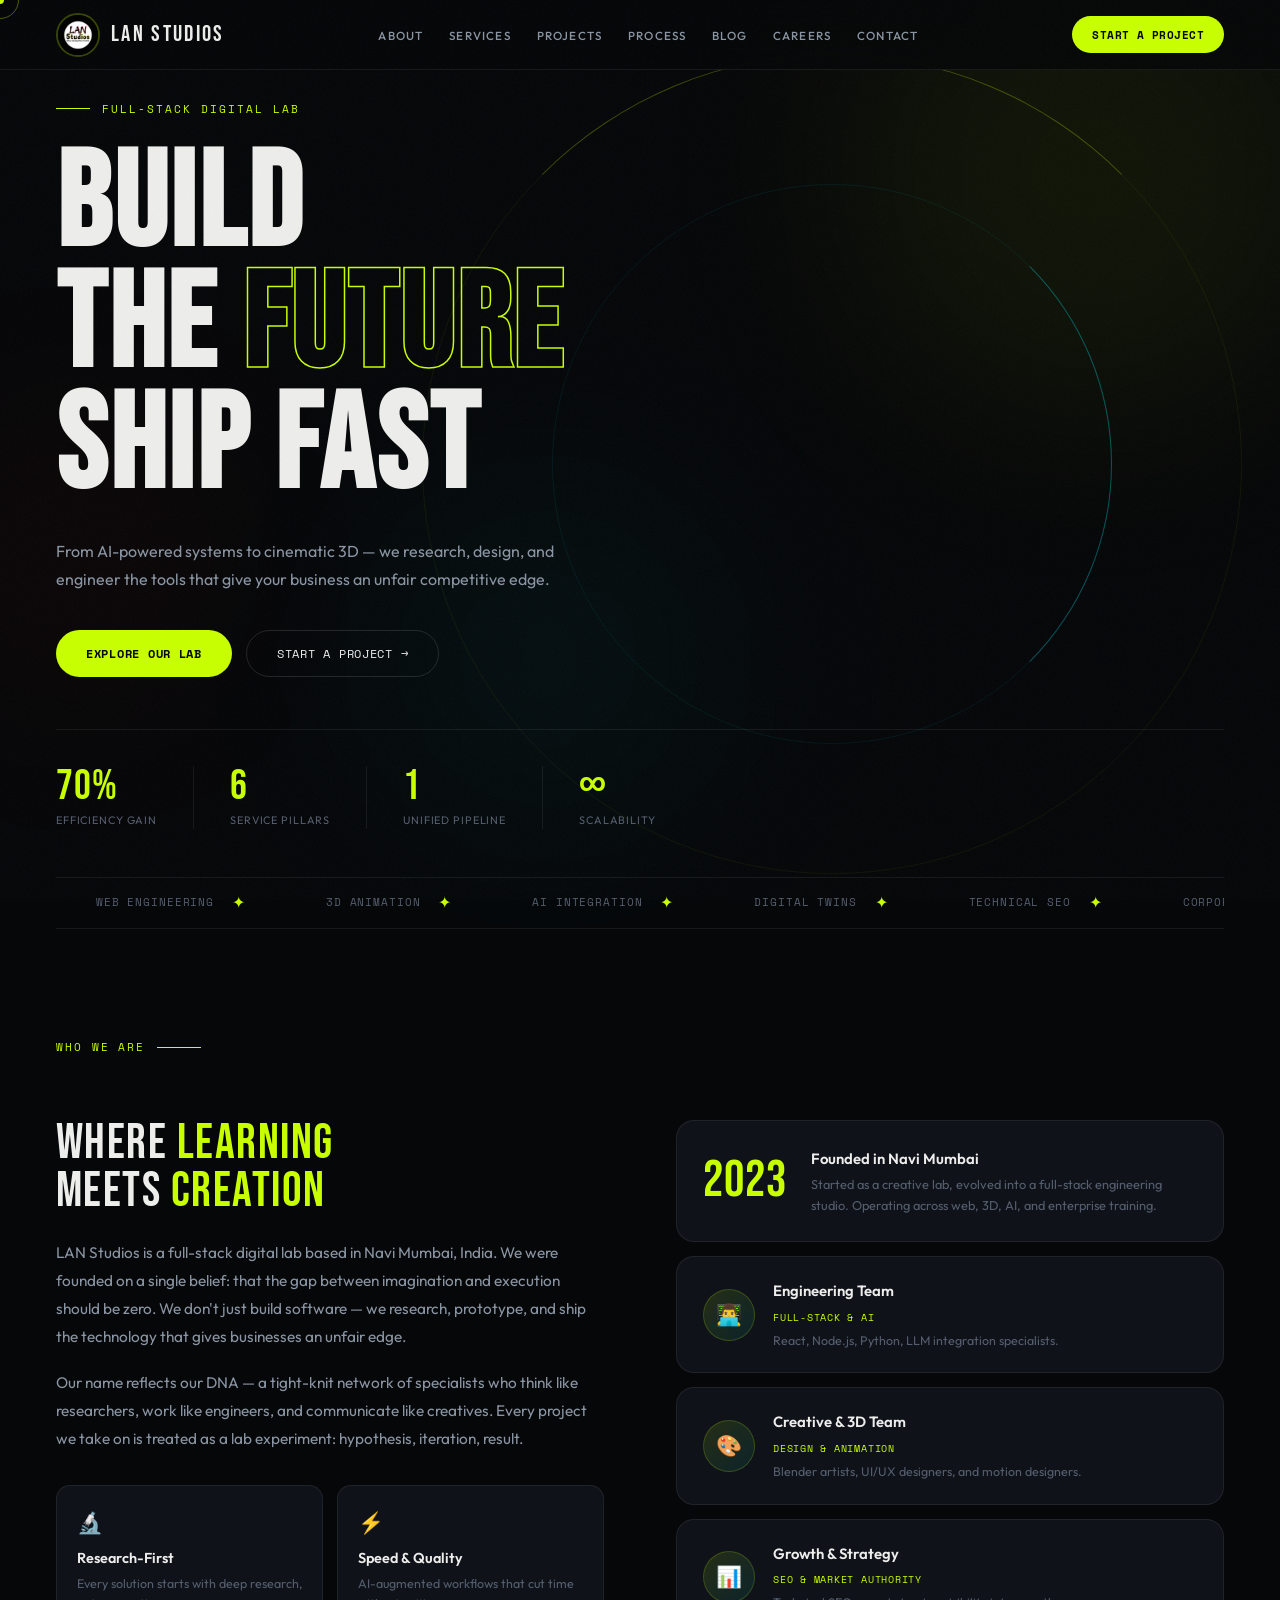
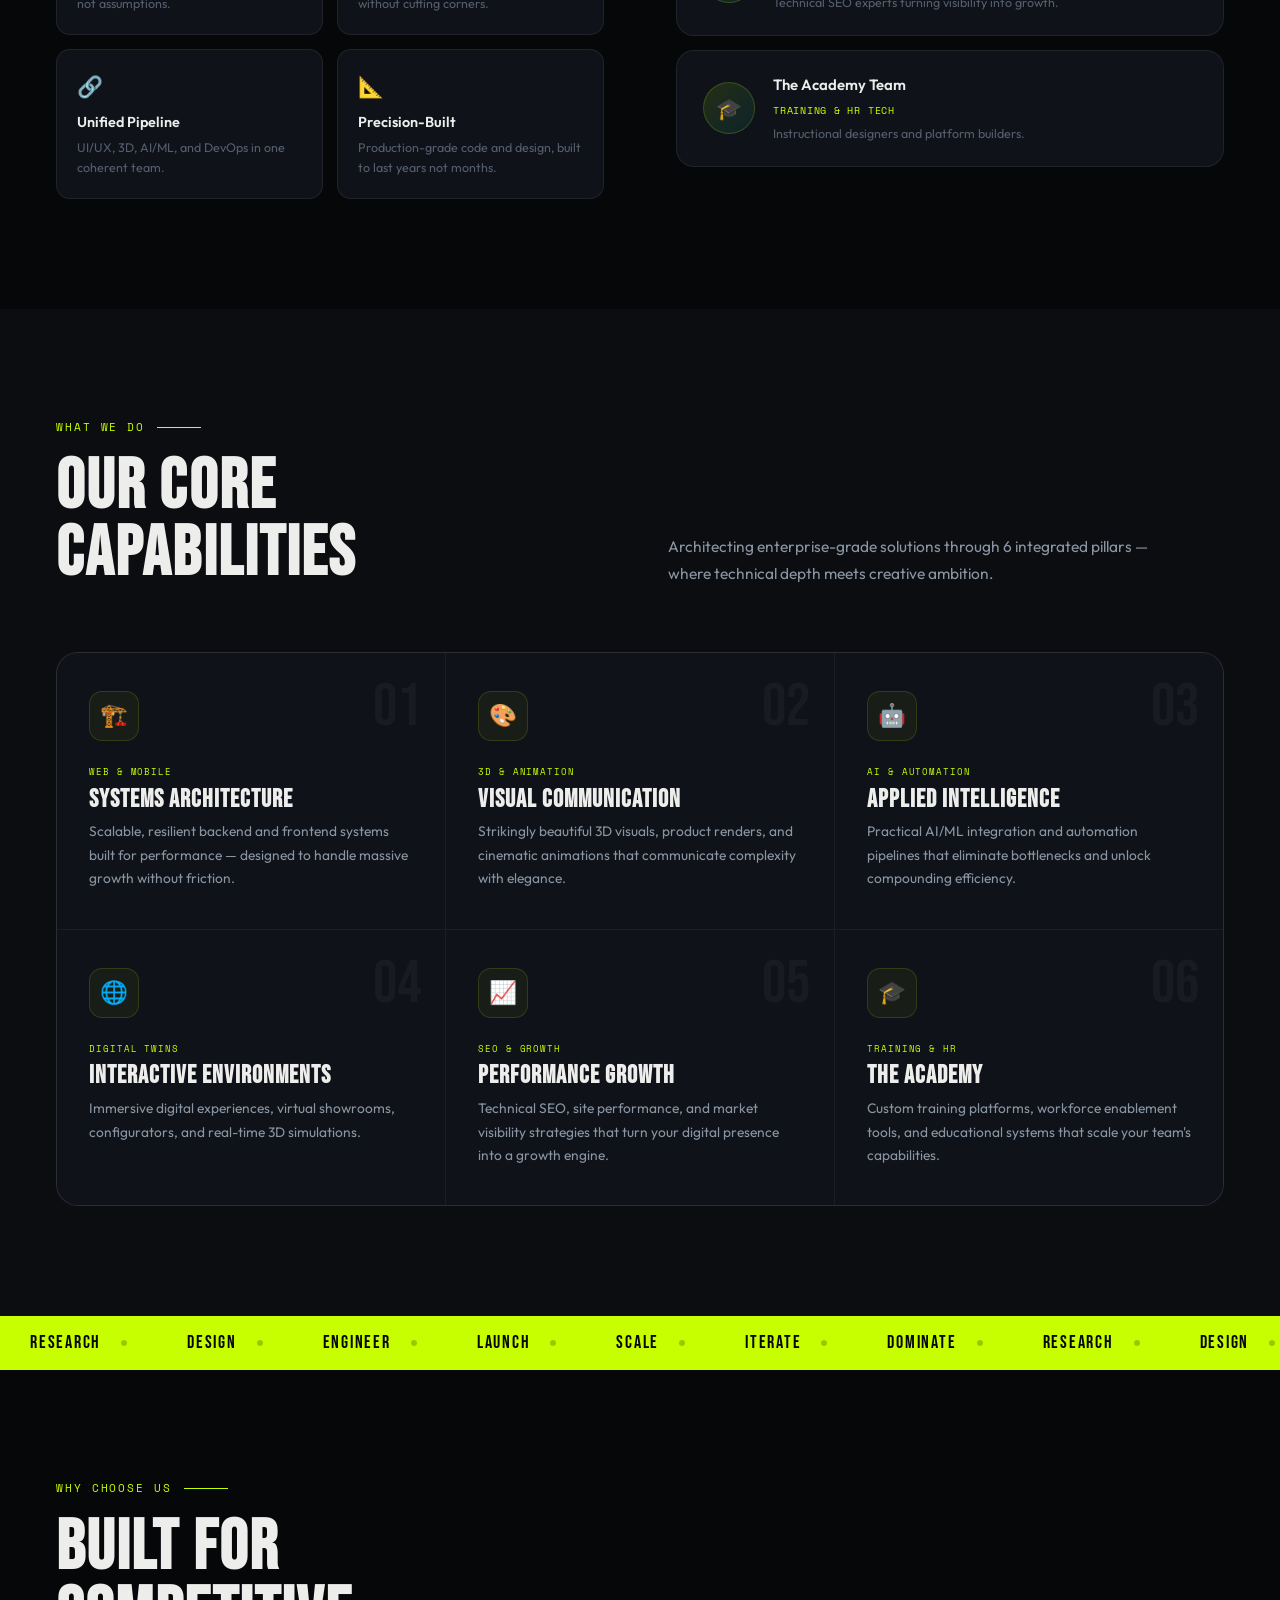
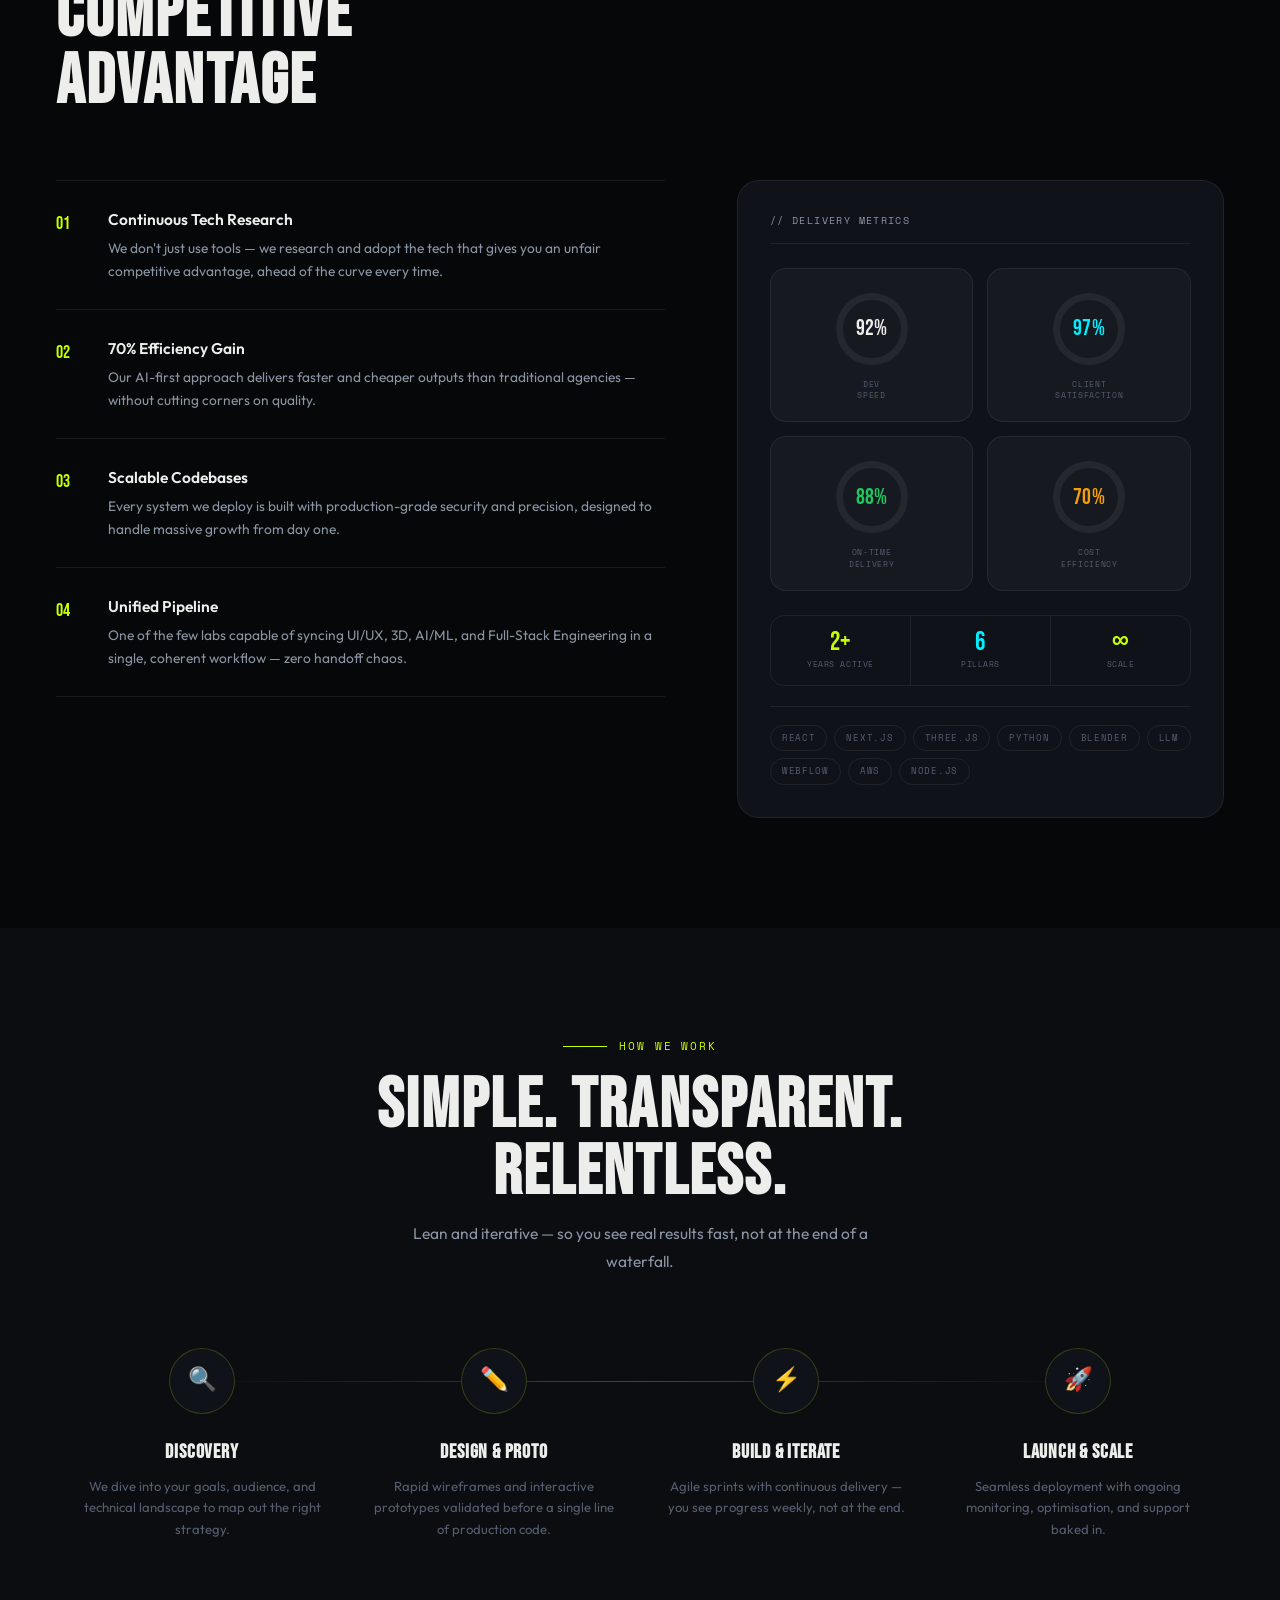
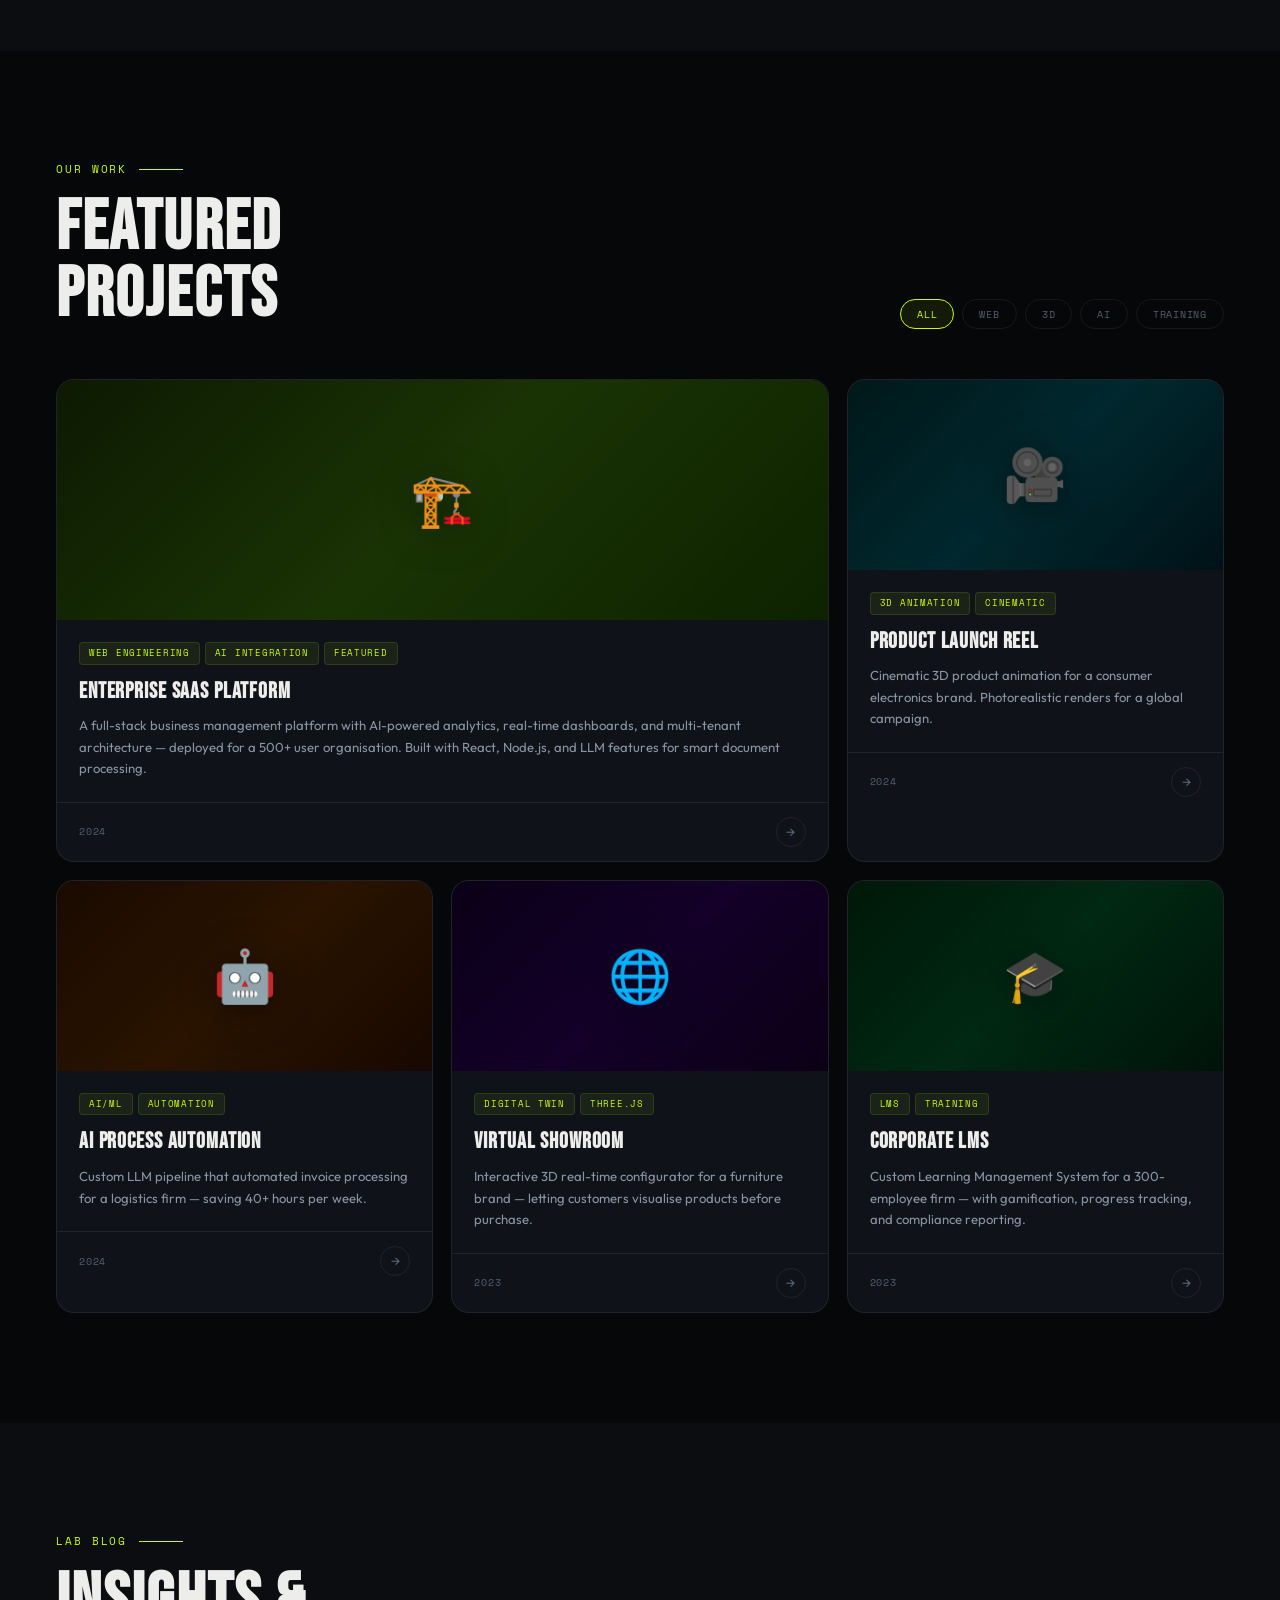
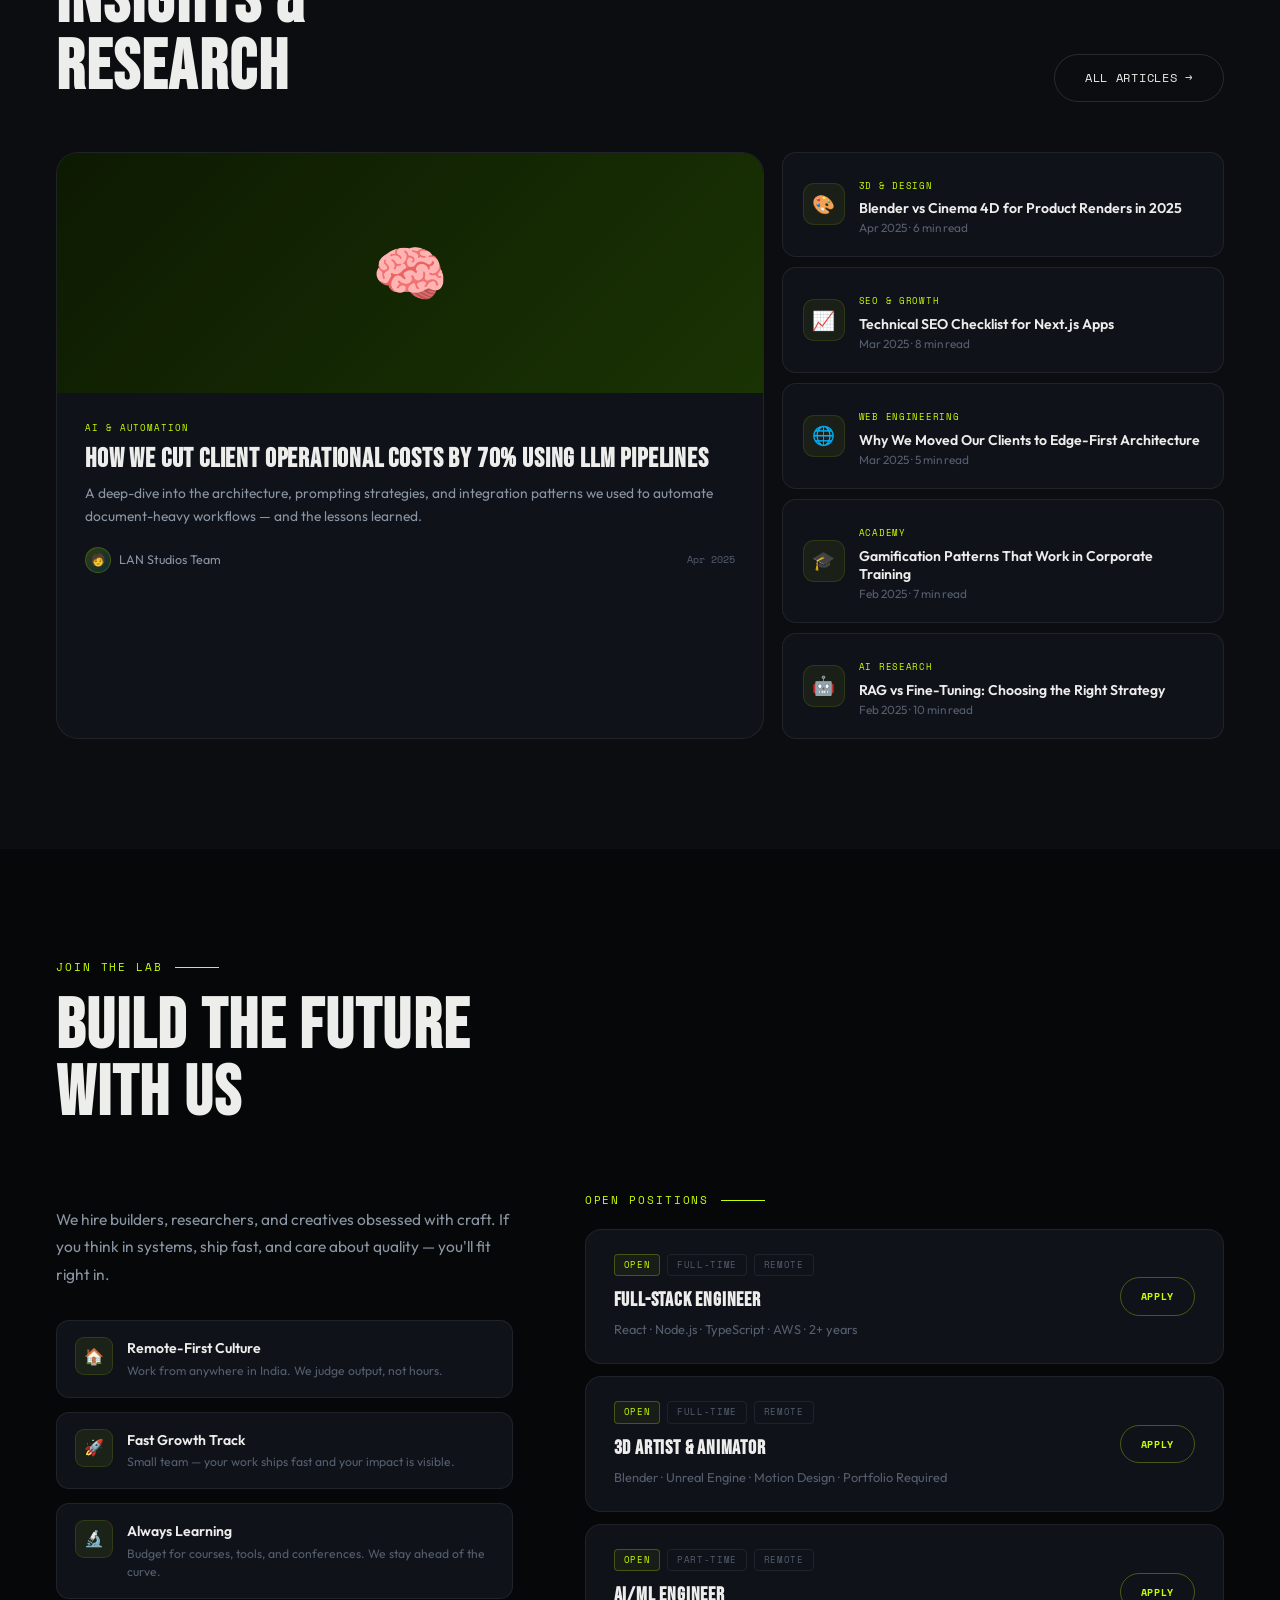
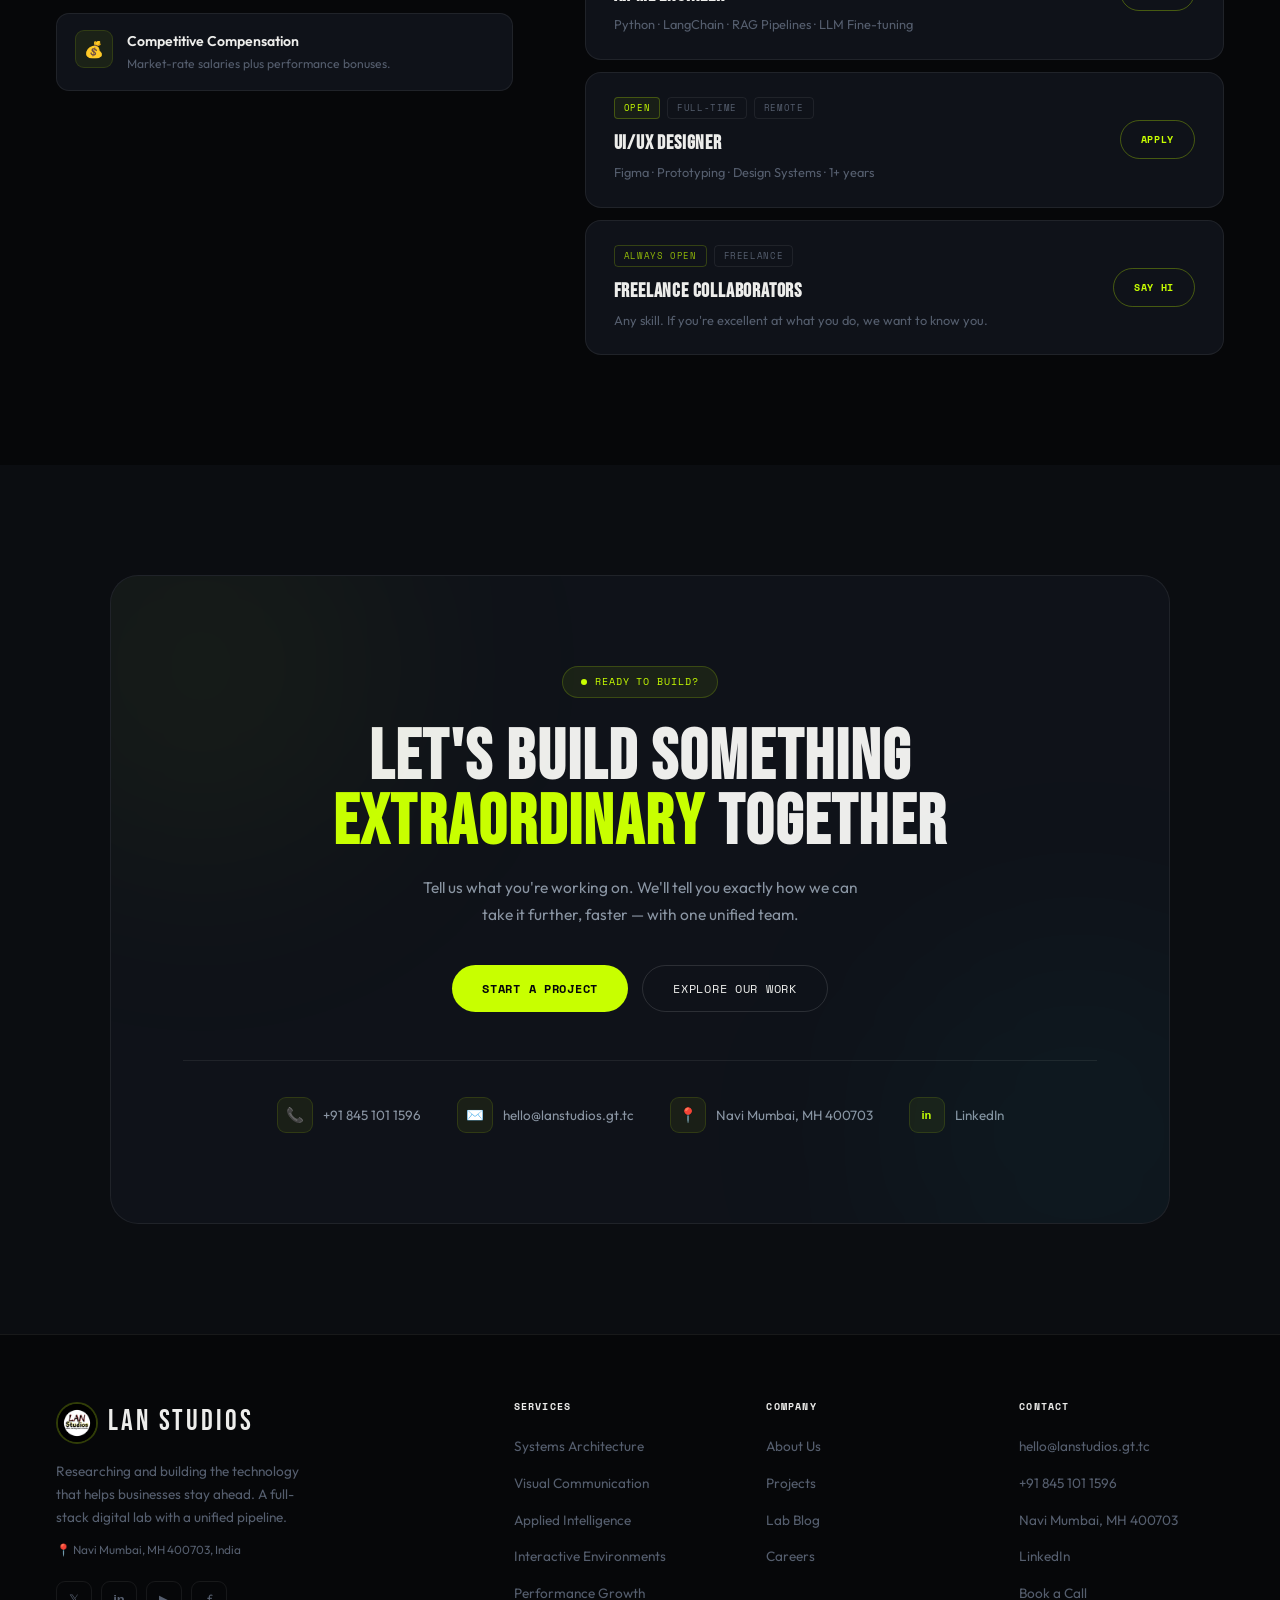
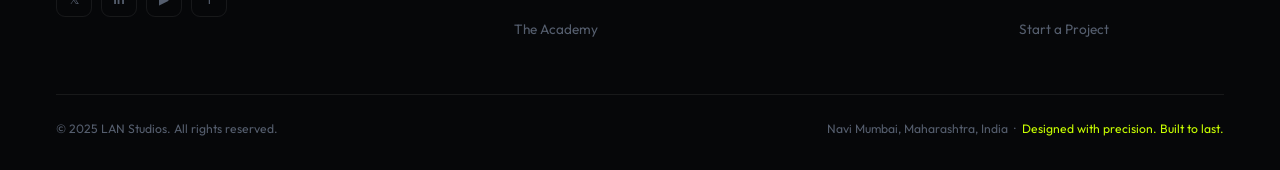
<file: index.html>
<!DOCTYPE html>
<html lang="en">
<head>
<meta charset="UTF-8"/>
<meta name="viewport" content="width=device-width, initial-scale=1.0"/>
<title>LAN Studios — Next-Gen Digital Lab</title>
<link rel="preconnect" href="https://fonts.googleapis.com"/>
<link rel="preconnect" href="https://fonts.gstatic.com" crossorigin/>
<link href="https://fonts.googleapis.com/css2?family=Bebas+Neue&family=Outfit:wght@300;400;500;600;700&family=Space+Mono:wght@400;700&display=swap" rel="stylesheet"/>
  <link rel="stylesheet" href="style.css"/>
</head>
<body>
<div id="cur"></div>
<div id="cur-ring"></div>

<!-- ════ NAV ════ -->
<nav id="nav">
  <a href="#" class="logo">
    <img src="[data-uri]" alt="LAN Studios"/>
    LAN Studios
  </a>
  <ul class="nav-links">
    <li><a href="#about">About</a></li>
    <li><a href="#services">Services</a></li>
    <li><a href="#projects">Projects</a></li>
    <li><a href="#process">Process</a></li>
    <li><a href="#blog">Blog</a></li>
    <li><a href="#careers">Careers</a></li>
    <li><a href="#contact">Contact</a></li>
  </ul>
  <a href="#contact" class="nav-cta">Start a Project</a>
  <div class="hamburger" id="ham"><span></span><span></span><span></span></div>
</nav>

<!-- ════ HERO ════ -->
<section class="hero">
  <div class="blob blob-1"></div>
  <div class="blob blob-2"></div>
  <div class="blob blob-3"></div>
  <div class="hero-ring"></div>
  <div class="hero-ring-2"></div>

  <div class="hero-body">
    <div class="hero-kicker">Full-Stack Digital Lab</div>
    <h1 class="hero-h1">Build<br/>The <em>Future</em><br/>Ship Fast</h1>
    <p class="hero-sub">From AI-powered systems to cinematic 3D — we research, design, and engineer the tools that give your business an unfair competitive edge.</p>
    <div class="hero-actions">
      <a href="#services" class="btn-lime">Explore Our Lab</a>
      <a href="#contact" class="btn-ghost">Start a Project →</a>
    </div>
    <div class="hero-stats">
      <div><div class="hstat-num">70%</div><div class="hstat-label">Efficiency Gain</div></div>
      <div class="hstat-div"></div>
      <div><div class="hstat-num">6</div><div class="hstat-label">Service Pillars</div></div>
      <div class="hstat-div"></div>
      <div><div class="hstat-num">1</div><div class="hstat-label">Unified Pipeline</div></div>
      <div class="hstat-div"></div>
      <div><div class="hstat-num">∞</div><div class="hstat-label">Scalability</div></div>
    </div>
  </div>

  <div class="ticker-wrap">
    <div class="ticker-track">
      <span class="ticker-item">Web Engineering<span class="ticker-sep"> ✦ </span></span>
      <span class="ticker-item">3D Animation<span class="ticker-sep"> ✦ </span></span>
      <span class="ticker-item">AI Integration<span class="ticker-sep"> ✦ </span></span>
      <span class="ticker-item">Digital Twins<span class="ticker-sep"> ✦ </span></span>
      <span class="ticker-item">Technical SEO<span class="ticker-sep"> ✦ </span></span>
      <span class="ticker-item">Corporate Training<span class="ticker-sep"> ✦ </span></span>
      <span class="ticker-item">Systems Architecture<span class="ticker-sep"> ✦ </span></span>
      <span class="ticker-item">Process Automation<span class="ticker-sep"> ✦ </span></span>
      <span class="ticker-item">Web Engineering<span class="ticker-sep"> ✦ </span></span>
      <span class="ticker-item">3D Animation<span class="ticker-sep"> ✦ </span></span>
      <span class="ticker-item">AI Integration<span class="ticker-sep"> ✦ </span></span>
      <span class="ticker-item">Digital Twins<span class="ticker-sep"> ✦ </span></span>
      <span class="ticker-item">Technical SEO<span class="ticker-sep"> ✦ </span></span>
      <span class="ticker-item">Corporate Training<span class="ticker-sep"> ✦ </span></span>
      <span class="ticker-item">Systems Architecture<span class="ticker-sep"> ✦ </span></span>
      <span class="ticker-item">Process Automation<span class="ticker-sep"> ✦ </span></span>
    </div>
  </div>
</section>

<!-- ════ ABOUT ════ -->
<section class="about-section" id="about">
  <div class="container">
    <div class="s-label">Who We Are</div>
    <div class="about-layout">
      <div class="about-left reveal">
        <div class="about-tagline">Where <em>Learning</em><br/>Meets <em>Creation</em></div>
        <p class="about-body">LAN Studios is a full-stack digital lab based in Navi Mumbai, India. We were founded on a single belief: that the gap between imagination and execution should be zero. We don't just build software — we research, prototype, and ship the technology that gives businesses an unfair edge.</p>
        <p class="about-body">Our name reflects our DNA — a tight-knit network of specialists who think like researchers, work like engineers, and communicate like creatives. Every project we take on is treated as a lab experiment: hypothesis, iteration, result.</p>
        <div class="about-values">
          <div class="about-val"><div class="about-val-icon">🔬</div><h5>Research-First</h5><p>Every solution starts with deep research, not assumptions.</p></div>
          <div class="about-val"><div class="about-val-icon">⚡</div><h5>Speed & Quality</h5><p>AI-augmented workflows that cut time without cutting corners.</p></div>
          <div class="about-val"><div class="about-val-icon">🔗</div><h5>Unified Pipeline</h5><p>UI/UX, 3D, AI/ML, and DevOps in one coherent team.</p></div>
          <div class="about-val"><div class="about-val-icon">📐</div><h5>Precision-Built</h5><p>Production-grade code and design, built to last years not months.</p></div>
        </div>
      </div>
      <div class="about-right">
        <div class="about-founded reveal" style="transition-delay:.08s">
          <div class="founded-num">2023</div>
          <div class="founded-text"><h5>Founded in Navi Mumbai</h5><p>Started as a creative lab, evolved into a full-stack engineering studio. Operating across web, 3D, AI, and enterprise training.</p></div>
        </div>
        <div class="team-card reveal" style="transition-delay:.12s"><div class="team-avatar">👨‍💻</div><div class="team-info"><h4>Engineering Team</h4><span>Full-Stack &amp; AI</span><p>React, Node.js, Python, LLM integration specialists.</p></div></div>
        <div class="team-card reveal" style="transition-delay:.16s"><div class="team-avatar">🎨</div><div class="team-info"><h4>Creative &amp; 3D Team</h4><span>Design &amp; Animation</span><p>Blender artists, UI/UX designers, and motion designers.</p></div></div>
        <div class="team-card reveal" style="transition-delay:.20s"><div class="team-avatar">📊</div><div class="team-info"><h4>Growth &amp; Strategy</h4><span>SEO &amp; Market Authority</span><p>Technical SEO experts turning visibility into growth.</p></div></div>
        <div class="team-card reveal" style="transition-delay:.24s"><div class="team-avatar">🎓</div><div class="team-info"><h4>The Academy Team</h4><span>Training &amp; HR Tech</span><p>Instructional designers and platform builders.</p></div></div>
      </div>
    </div>
  </div>
</section>

<!-- ════ SERVICES ════ -->
<section class="services-section" id="services">
  <div class="container">
    <div class="services-header">
      <div><div class="s-label">What We Do</div><h2>Our Core<br/>Capabilities</h2></div>
      <p class="s-desc">Architecting enterprise-grade solutions through 6 integrated pillars — where technical depth meets creative ambition.</p>
    </div>
    <div class="services-grid">
      <div class="svc-card reveal" data-n="01"><div class="svc-card-line"></div><div class="svc-icon">🏗️</div><div class="svc-tag">Web &amp; Mobile</div><h3>Systems Architecture</h3><p>Scalable, resilient backend and frontend systems built for performance — designed to handle massive growth without friction.</p></div>
      <div class="svc-card reveal" data-n="02" style="transition-delay:.08s"><div class="svc-card-line"></div><div class="svc-icon">🎨</div><div class="svc-tag">3D &amp; Animation</div><h3>Visual Communication</h3><p>Strikingly beautiful 3D visuals, product renders, and cinematic animations that communicate complexity with elegance.</p></div>
      <div class="svc-card reveal" data-n="03" style="transition-delay:.16s"><div class="svc-card-line"></div><div class="svc-icon">🤖</div><div class="svc-tag">AI &amp; Automation</div><h3>Applied Intelligence</h3><p>Practical AI/ML integration and automation pipelines that eliminate bottlenecks and unlock compounding efficiency.</p></div>
      <div class="svc-card reveal" data-n="04" style="transition-delay:.08s"><div class="svc-card-line"></div><div class="svc-icon">🌐</div><div class="svc-tag">Digital Twins</div><h3>Interactive Environments</h3><p>Immersive digital experiences, virtual showrooms, configurators, and real-time 3D simulations.</p></div>
      <div class="svc-card reveal" data-n="05" style="transition-delay:.16s"><div class="svc-card-line"></div><div class="svc-icon">📈</div><div class="svc-tag">SEO &amp; Growth</div><h3>Performance Growth</h3><p>Technical SEO, site performance, and market visibility strategies that turn your digital presence into a growth engine.</p></div>
      <div class="svc-card reveal" data-n="06" style="transition-delay:.24s"><div class="svc-card-line"></div><div class="svc-icon">🎓</div><div class="svc-tag">Training &amp; HR</div><h3>The Academy</h3><p>Custom training platforms, workforce enablement tools, and educational systems that scale your team's capabilities.</p></div>
    </div>
  </div>
</section>

<!-- ════ SCROLL STRIP ════ -->
<div class="scroll-strip">
  <div class="scroll-inner">
    <span class="scroll-item">Research<span class="scroll-dot"></span></span>
    <span class="scroll-item">Design<span class="scroll-dot"></span></span>
    <span class="scroll-item">Engineer<span class="scroll-dot"></span></span>
    <span class="scroll-item">Launch<span class="scroll-dot"></span></span>
    <span class="scroll-item">Scale<span class="scroll-dot"></span></span>
    <span class="scroll-item">Iterate<span class="scroll-dot"></span></span>
    <span class="scroll-item">Dominate<span class="scroll-dot"></span></span>
    <span class="scroll-item">Research<span class="scroll-dot"></span></span>
    <span class="scroll-item">Design<span class="scroll-dot"></span></span>
    <span class="scroll-item">Engineer<span class="scroll-dot"></span></span>
    <span class="scroll-item">Launch<span class="scroll-dot"></span></span>
    <span class="scroll-item">Scale<span class="scroll-dot"></span></span>
    <span class="scroll-item">Iterate<span class="scroll-dot"></span></span>
    <span class="scroll-item">Dominate<span class="scroll-dot"></span></span>
  </div>
</div>

<!-- ════ WHY ════ -->
<section class="why-section" id="why">
  <div class="container">
    <div class="s-label">Why Choose Us</div>
    <h2>Built for<br/>Competitive<br/>Advantage</h2>
    <div class="why-layout">
      <div class="why-left">
        <div class="why-item reveal"><div class="why-num">01</div><div><h4>Continuous Tech Research</h4><p>We don't just use tools — we research and adopt the tech that gives you an unfair competitive advantage, ahead of the curve every time.</p></div></div>
        <div class="why-item reveal" style="transition-delay:.08s"><div class="why-num">02</div><div><h4>70% Efficiency Gain</h4><p>Our AI-first approach delivers faster and cheaper outputs than traditional agencies — without cutting corners on quality.</p></div></div>
        <div class="why-item reveal" style="transition-delay:.16s"><div class="why-num">03</div><div><h4>Scalable Codebases</h4><p>Every system we deploy is built with production-grade security and precision, designed to handle massive growth from day one.</p></div></div>
        <div class="why-item reveal" style="transition-delay:.24s"><div class="why-num">04</div><div><h4>Unified Pipeline</h4><p>One of the few labs capable of syncing UI/UX, 3D, AI/ML, and Full-Stack Engineering in a single, coherent workflow — zero handoff chaos.</p></div></div>
      </div>
      <div class="why-right reveal" style="transition-delay:.1s">
        <div class="metrics-panel">
          <div class="metrics-title">// Delivery Metrics</div>

          <!-- 2×2 radial dials -->
          <div class="metric-grid">

            <!-- Dev Speed 92% → offset = 204 - (204*0.92) = 16.3 -->
            <div class="metric-dial">
              <div class="dial-wrap">
                <svg class="dial-svg" viewBox="0 0 80 80">
                  <circle class="dial-track" cx="40" cy="40" r="32.5"/>
                  <circle class="dial-fill" cx="40" cy="40" r="32.5" style="--offset:16"/>
                </svg>
                <div class="dial-center">
                  <span class="dial-num">92%</span>
                </div>
              </div>
              <div class="dial-label">Dev<br/>Speed</div>
            </div>

            <!-- Client Satisfaction 97% → offset = 204 - (204*0.97) = 6.1 -->
            <div class="metric-dial">
              <div class="dial-wrap">
                <svg class="dial-svg" viewBox="0 0 80 80">
                  <circle class="dial-track" cx="40" cy="40" r="32.5"/>
                  <circle class="dial-fill cyan" cx="40" cy="40" r="32.5" style="--offset:6"/>
                </svg>
                <div class="dial-center">
                  <span class="dial-num" style="color:var(--electric)">97%</span>
                </div>
              </div>
              <div class="dial-label">Client<br/>Satisfaction</div>
            </div>

            <!-- On-time 88% → offset = 204 - (204*0.88) = 24.5 -->
            <div class="metric-dial">
              <div class="dial-wrap">
                <svg class="dial-svg" viewBox="0 0 80 80">
                  <circle class="dial-track" cx="40" cy="40" r="32.5"/>
                  <circle class="dial-fill green" cx="40" cy="40" r="32.5" style="--offset:25"/>
                </svg>
                <div class="dial-center">
                  <span class="dial-num" style="color:#22c55e">88%</span>
                </div>
              </div>
              <div class="dial-label">On-Time<br/>Delivery</div>
            </div>

            <!-- Cost Efficiency 70% → offset = 204 - (204*0.70) = 61.2 -->
            <div class="metric-dial">
              <div class="dial-wrap">
                <svg class="dial-svg" viewBox="0 0 80 80">
                  <circle class="dial-track" cx="40" cy="40" r="32.5"/>
                  <circle class="dial-fill amber" cx="40" cy="40" r="32.5" style="--offset:61"/>
                </svg>
                <div class="dial-center">
                  <span class="dial-num" style="color:#f59e0b">70%</span>
                </div>
              </div>
              <div class="dial-label">Cost<br/>Efficiency</div>
            </div>

          </div><!-- /metric-grid -->

          <!-- bonus stat strip -->
          <div class="metric-row-stats">
            <div class="mstat"><div class="mstat-num">2+</div><div class="mstat-label">Years Active</div></div>
            <div class="mstat"><div class="mstat-num c">6</div><div class="mstat-label">Pillars</div></div>
            <div class="mstat"><div class="mstat-num">∞</div><div class="mstat-label">Scale</div></div>
          </div>

          <div class="tag-cloud">
            <span class="tag">React</span><span class="tag">Next.js</span><span class="tag">Three.js</span><span class="tag">Python</span><span class="tag">Blender</span><span class="tag">LLM</span><span class="tag">Webflow</span><span class="tag">AWS</span><span class="tag">Node.js</span>
          </div>
        </div>
      </div>
    </div>
  </div>
</section>

<!-- ════ PROCESS ════ -->
<section class="process-section" id="process">
  <div class="container">
    <div class="process-header">
      <div class="s-label">How We Work</div>
      <h2>Simple. Transparent.<br/>Relentless.</h2>
      <p class="s-desc" style="margin:14px auto 0">Lean and iterative — so you see real results fast, not at the end of a waterfall.</p>
    </div>
    <div class="process-track">
      <div class="p-step reveal"><div class="p-step-circle"><span class="p-step-emoji">🔍</span></div><h4>Discovery</h4><p>We dive into your goals, audience, and technical landscape to map out the right strategy.</p></div>
      <div class="p-step reveal" style="transition-delay:.1s"><div class="p-step-circle"><span class="p-step-emoji">✏️</span></div><h4>Design &amp; Proto</h4><p>Rapid wireframes and interactive prototypes validated before a single line of production code.</p></div>
      <div class="p-step reveal" style="transition-delay:.2s"><div class="p-step-circle"><span class="p-step-emoji">⚡</span></div><h4>Build &amp; Iterate</h4><p>Agile sprints with continuous delivery — you see progress weekly, not at the end.</p></div>
      <div class="p-step reveal" style="transition-delay:.3s"><div class="p-step-circle"><span class="p-step-emoji">🚀</span></div><h4>Launch &amp; Scale</h4><p>Seamless deployment with ongoing monitoring, optimisation, and support baked in.</p></div>
    </div>
  </div>
</section>

<!-- ════ PROJECTS ════ -->
<section class="projects-section" id="projects">
  <div class="container">
    <div class="projects-header">
      <div><div class="s-label">Our Work</div><h2>Featured<br/>Projects</h2></div>
      <div class="proj-filters">
        <button class="proj-filter active">All</button>
        <button class="proj-filter">Web</button>
        <button class="proj-filter">3D</button>
        <button class="proj-filter">AI</button>
        <button class="proj-filter">Training</button>
      </div>
    </div>
    <div class="proj-grid">
      <div class="proj-card featured reveal">
        <div class="proj-thumb"><div class="proj-thumb-bg" style="background:linear-gradient(135deg,#0d1a02,#1a3304,#0d2200)"></div><span class="proj-thumb-icon">🏗️</span></div>
        <div class="proj-body"><div class="proj-tags"><span class="proj-tag">Web Engineering</span><span class="proj-tag">AI Integration</span><span class="proj-tag">Featured</span></div><h3>Enterprise SaaS Platform</h3><p>A full-stack business management platform with AI-powered analytics, real-time dashboards, and multi-tenant architecture — deployed for a 500+ user organisation. Built with React, Node.js, and LLM features for smart document processing.</p></div>
        <div class="proj-footer"><span class="proj-year">2024</span><div class="proj-arrow">→</div></div>
      </div>
      <div class="proj-card reveal" style="transition-delay:.08s">
        <div class="proj-thumb"><div class="proj-thumb-bg" style="background:linear-gradient(135deg,#00181a,#00282e,#001218)"></div><span class="proj-thumb-icon">🎥</span></div>
        <div class="proj-body"><div class="proj-tags"><span class="proj-tag">3D Animation</span><span class="proj-tag">Cinematic</span></div><h3>Product Launch Reel</h3><p>Cinematic 3D product animation for a consumer electronics brand. Photorealistic renders for a global campaign.</p></div>
        <div class="proj-footer"><span class="proj-year">2024</span><div class="proj-arrow">→</div></div>
      </div>
      <div class="proj-card reveal" style="transition-delay:.08s">
        <div class="proj-thumb"><div class="proj-thumb-bg" style="background:linear-gradient(135deg,#1a0a00,#2a1400,#180800)"></div><span class="proj-thumb-icon">🤖</span></div>
        <div class="proj-body"><div class="proj-tags"><span class="proj-tag">AI/ML</span><span class="proj-tag">Automation</span></div><h3>AI Process Automation</h3><p>Custom LLM pipeline that automated invoice processing for a logistics firm — saving 40+ hours per week.</p></div>
        <div class="proj-footer"><span class="proj-year">2024</span><div class="proj-arrow">→</div></div>
      </div>
      <div class="proj-card reveal" style="transition-delay:.16s">
        <div class="proj-thumb"><div class="proj-thumb-bg" style="background:linear-gradient(135deg,#0a0018,#140028,#0c0016)"></div><span class="proj-thumb-icon">🌐</span></div>
        <div class="proj-body"><div class="proj-tags"><span class="proj-tag">Digital Twin</span><span class="proj-tag">Three.js</span></div><h3>Virtual Showroom</h3><p>Interactive 3D real-time configurator for a furniture brand — letting customers visualise products before purchase.</p></div>
        <div class="proj-footer"><span class="proj-year">2023</span><div class="proj-arrow">→</div></div>
      </div>
      <div class="proj-card reveal" style="transition-delay:.24s">
        <div class="proj-thumb"><div class="proj-thumb-bg" style="background:linear-gradient(135deg,#001808,#002812,#001408)"></div><span class="proj-thumb-icon">🎓</span></div>
        <div class="proj-body"><div class="proj-tags"><span class="proj-tag">LMS</span><span class="proj-tag">Training</span></div><h3>Corporate LMS</h3><p>Custom Learning Management System for a 300-employee firm — with gamification, progress tracking, and compliance reporting.</p></div>
        <div class="proj-footer"><span class="proj-year">2023</span><div class="proj-arrow">→</div></div>
      </div>
    </div>
  </div>
</section>

<!-- ════ BLOG ════ -->
<section class="blog-section" id="blog">
  <div class="container">
    <div class="blog-header">
      <div><div class="s-label">Lab Blog</div><h2>Insights &amp;<br/>Research</h2></div>
      <a href="#" class="btn-ghost">All Articles →</a>
    </div>
    <div class="blog-grid">
      <div class="blog-featured reveal">
        <div class="blog-feat-thumb" style="background:linear-gradient(135deg,#0d1a02,#1a3304)">🧠</div>
        <div class="blog-feat-body">
          <span class="blog-cat">AI &amp; Automation</span>
          <h3>How We Cut Client Operational Costs by 70% Using LLM Pipelines</h3>
          <p>A deep-dive into the architecture, prompting strategies, and integration patterns we used to automate document-heavy workflows — and the lessons learned.</p>
          <div class="blog-meta"><div class="blog-author"><div class="blog-author-dot">🧑</div>LAN Studios Team</div><span class="blog-date">Apr 2025</span></div>
        </div>
      </div>
      <div class="blog-list">
        <div class="blog-mini reveal" style="transition-delay:.08s"><div class="blog-mini-icon">🎨</div><div class="blog-mini-info"><span>3D &amp; Design</span><h4>Blender vs Cinema 4D for Product Renders in 2025</h4><p>Apr 2025 · 6 min read</p></div></div>
        <div class="blog-mini reveal" style="transition-delay:.12s"><div class="blog-mini-icon">📈</div><div class="blog-mini-info"><span>SEO &amp; Growth</span><h4>Technical SEO Checklist for Next.js Apps</h4><p>Mar 2025 · 8 min read</p></div></div>
        <div class="blog-mini reveal" style="transition-delay:.16s"><div class="blog-mini-icon">🌐</div><div class="blog-mini-info"><span>Web Engineering</span><h4>Why We Moved Our Clients to Edge-First Architecture</h4><p>Mar 2025 · 5 min read</p></div></div>
        <div class="blog-mini reveal" style="transition-delay:.20s"><div class="blog-mini-icon">🎓</div><div class="blog-mini-info"><span>Academy</span><h4>Gamification Patterns That Work in Corporate Training</h4><p>Feb 2025 · 7 min read</p></div></div>
        <div class="blog-mini reveal" style="transition-delay:.24s"><div class="blog-mini-icon">🤖</div><div class="blog-mini-info"><span>AI Research</span><h4>RAG vs Fine-Tuning: Choosing the Right Strategy</h4><p>Feb 2025 · 10 min read</p></div></div>
      </div>
    </div>
  </div>
</section>

<!-- ════ CAREERS ════ -->
<section class="careers-section" id="careers">
  <div class="container">
    <div class="s-label">Join the Lab</div>
    <h2>Build the Future<br/>With Us</h2>
    <div class="careers-layout">
      <div class="careers-left reveal">
        <p class="s-desc" style="margin-top:14px;max-width:100%">We hire builders, researchers, and creatives obsessed with craft. If you think in systems, ship fast, and care about quality — you'll fit right in.</p>
        <div class="careers-perks">
          <div class="perk"><div class="perk-icon">🏠</div><div><h5>Remote-First Culture</h5><p>Work from anywhere in India. We judge output, not hours.</p></div></div>
          <div class="perk"><div class="perk-icon">🚀</div><div><h5>Fast Growth Track</h5><p>Small team — your work ships fast and your impact is visible.</p></div></div>
          <div class="perk"><div class="perk-icon">🔬</div><div><h5>Always Learning</h5><p>Budget for courses, tools, and conferences. We stay ahead of the curve.</p></div></div>
          <div class="perk"><div class="perk-icon">💰</div><div><h5>Competitive Compensation</h5><p>Market-rate salaries plus performance bonuses.</p></div></div>
        </div>
      </div>
      <div class="careers-right reveal" style="transition-delay:.1s">
        <div class="s-label" style="margin-bottom:20px">Open Positions</div>
        <div class="job-list">
          <div class="job-card"><div class="job-info"><div class="job-tags"><span class="job-tag open">Open</span><span class="job-tag">Full-Time</span><span class="job-tag">Remote</span></div><h4>Full-Stack Engineer</h4><p>React · Node.js · TypeScript · AWS · 2+ years</p></div><a href="mailto:hello@lanstudios.gt.tc?subject=Application: Full-Stack Engineer" class="job-apply">Apply</a></div>
          <div class="job-card"><div class="job-info"><div class="job-tags"><span class="job-tag open">Open</span><span class="job-tag">Full-Time</span><span class="job-tag">Remote</span></div><h4>3D Artist &amp; Animator</h4><p>Blender · Unreal Engine · Motion Design · Portfolio Required</p></div><a href="mailto:hello@lanstudios.gt.tc?subject=Application: 3D Artist" class="job-apply">Apply</a></div>
          <div class="job-card"><div class="job-info"><div class="job-tags"><span class="job-tag open">Open</span><span class="job-tag">Part-Time</span><span class="job-tag">Remote</span></div><h4>AI/ML Engineer</h4><p>Python · LangChain · RAG Pipelines · LLM Fine-tuning</p></div><a href="mailto:hello@lanstudios.gt.tc?subject=Application: AI/ML Engineer" class="job-apply">Apply</a></div>
          <div class="job-card"><div class="job-info"><div class="job-tags"><span class="job-tag open">Open</span><span class="job-tag">Full-Time</span><span class="job-tag">Remote</span></div><h4>UI/UX Designer</h4><p>Figma · Prototyping · Design Systems · 1+ years</p></div><a href="mailto:hello@lanstudios.gt.tc?subject=Application: UI/UX Designer" class="job-apply">Apply</a></div>
          <div class="job-card"><div class="job-info"><div class="job-tags"><span class="job-tag" style="border-color:rgba(200,255,0,.2);color:rgba(200,255,0,.7)">Always Open</span><span class="job-tag">Freelance</span></div><h4>Freelance Collaborators</h4><p>Any skill. If you're excellent at what you do, we want to know you.</p></div><a href="mailto:hello@lanstudios.gt.tc?subject=Freelance Collaboration" class="job-apply">Say Hi</a></div>
        </div>
      </div>
    </div>
  </div>
</section>

<!-- ════ CTA ════ -->
<section class="cta-section" id="contact">
  <div class="container">
    <div class="cta-inner reveal">
      <div class="cta-glow-l"></div><div class="cta-glow-r"></div>
      <div class="cta-badge">Ready to build?</div>
      <h2 class="cta-h">Let's Build Something<br/><em>Extraordinary</em> Together</h2>
      <p class="cta-p">Tell us what you're working on. We'll tell you exactly how we can take it further, faster — with one unified team.</p>
      <div class="cta-btns">
        <a href="mailto:hello@lanstudios.gt.tc" class="btn-lime">Start a Project</a>
        <a href="#services" class="btn-ghost">Explore Our Work</a>
      </div>
      <div class="cta-contacts">
        <a href="tel:+918451011596" class="cta-contact-link"><div class="cta-contact-icon">📞</div><span>+91 845 101 1596</span></a>
        <a href="mailto:hello@lanstudios.gt.tc" class="cta-contact-link"><div class="cta-contact-icon">✉️</div><span>hello@lanstudios.gt.tc</span></a>
        <a href="https://www.google.com/maps?q=19.091148,73.006081" target="_blank" rel="noopener" class="cta-contact-link"><div class="cta-contact-icon">📍</div><span>Navi Mumbai, MH 400703</span></a>
        <a href="https://www.linkedin.com/company/lan-studios/" target="_blank" rel="noopener" class="cta-contact-link"><div class="cta-contact-icon" style="font-family:sans-serif;font-weight:700;font-size:.7rem;color:var(--lime)">in</div><span>LinkedIn</span></a>
      </div>
    </div>
  </div>
</section>

<!-- ════ FOOTER ════ -->
<footer>
  <div class="footer-grid">
    <div class="footer-brand">
      <div class="footer-brand-name">
        <img src="[data-uri]" alt="LAN Studios Logo"/>
        LAN Studios
      </div>
      <p>Researching and building the technology that helps businesses stay ahead. A full-stack digital lab with a unified pipeline.</p>
      <a href="https://www.google.com/maps?q=19.091148,73.006081" target="_blank" rel="noopener" class="footer-location">📍 Navi Mumbai, MH 400703, India</a>
      <div class="footer-social">
        <a href="#" class="social-icon">𝕏</a>
        <a href="https://www.linkedin.com/company/lan-studios/" target="_blank" rel="noopener" class="social-icon" style="font-family:sans-serif;font-weight:700">in</a>
        <a href="#" class="social-icon">▶</a>
        <a href="#" class="social-icon">f</a>
      </div>
    </div>
    <div class="footer-col"><h5>Services</h5><ul><li><a href="#services">Systems Architecture</a></li><li><a href="#services">Visual Communication</a></li><li><a href="#services">Applied Intelligence</a></li><li><a href="#services">Interactive Environments</a></li><li><a href="#services">Performance Growth</a></li><li><a href="#services">The Academy</a></li></ul></div>
    <div class="footer-col"><h5>Company</h5><ul><li><a href="#about">About Us</a></li><li><a href="#projects">Projects</a></li><li><a href="#blog">Lab Blog</a></li><li><a href="#careers">Careers</a></li></ul></div>
    <div class="footer-col"><h5>Contact</h5><ul><li><a href="mailto:hello@lanstudios.gt.tc">hello@lanstudios.gt.tc</a></li><li><a href="tel:+918451011596">+91 845 101 1596</a></li><li><a href="https://www.google.com/maps?q=19.091148,73.006081" target="_blank" rel="noopener">Navi Mumbai, MH 400703</a></li><li><a href="https://www.linkedin.com/company/lan-studios/" target="_blank" rel="noopener">LinkedIn</a></li><li><a href="#contact">Book a Call</a></li><li><a href="#contact">Start a Project</a></li></ul></div>
  </div>
  <div class="footer-bottom">
    <p>© 2025 LAN Studios. All rights reserved.</p>
    <p>Navi Mumbai, Maharashtra, India &nbsp;·&nbsp; <a href="#">Designed with precision. Built to last.</a></p>
  </div>
</footer>
  <script src="script.js"></script>
</body>
</html>
</file>
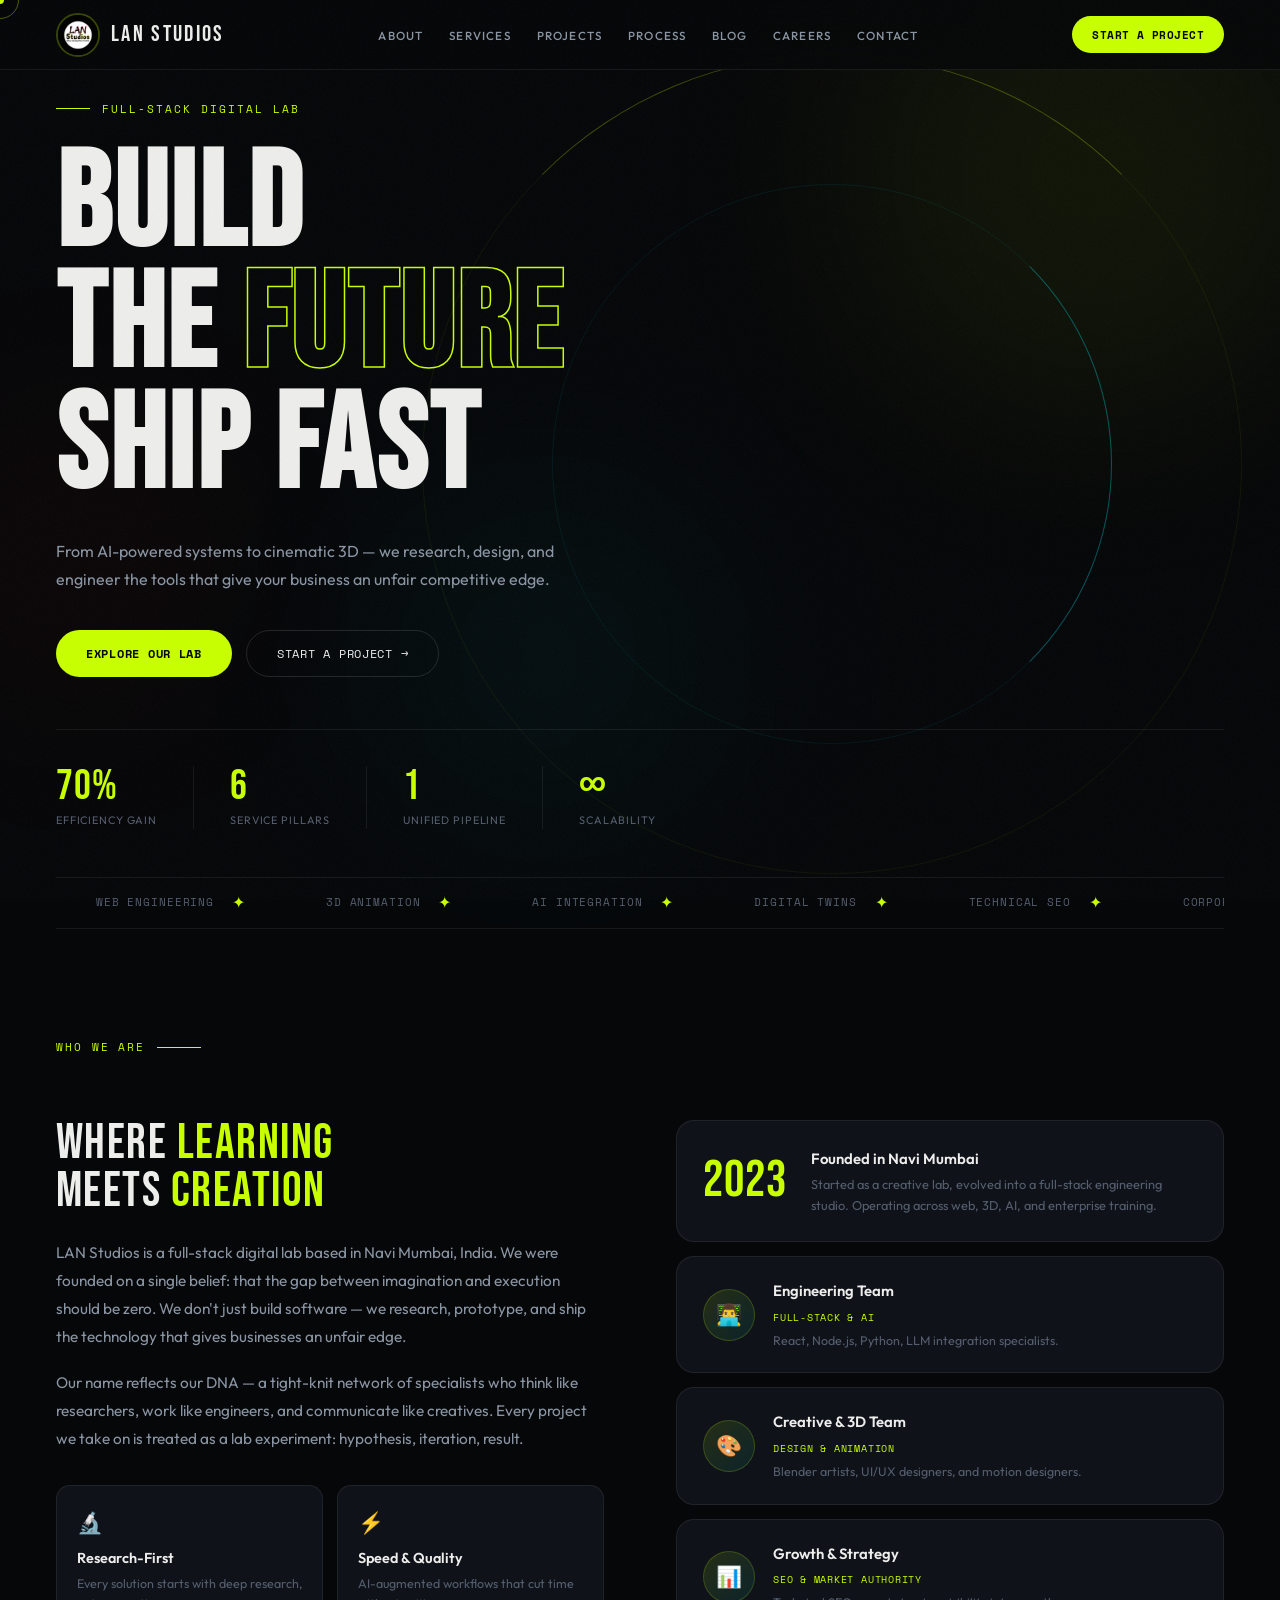
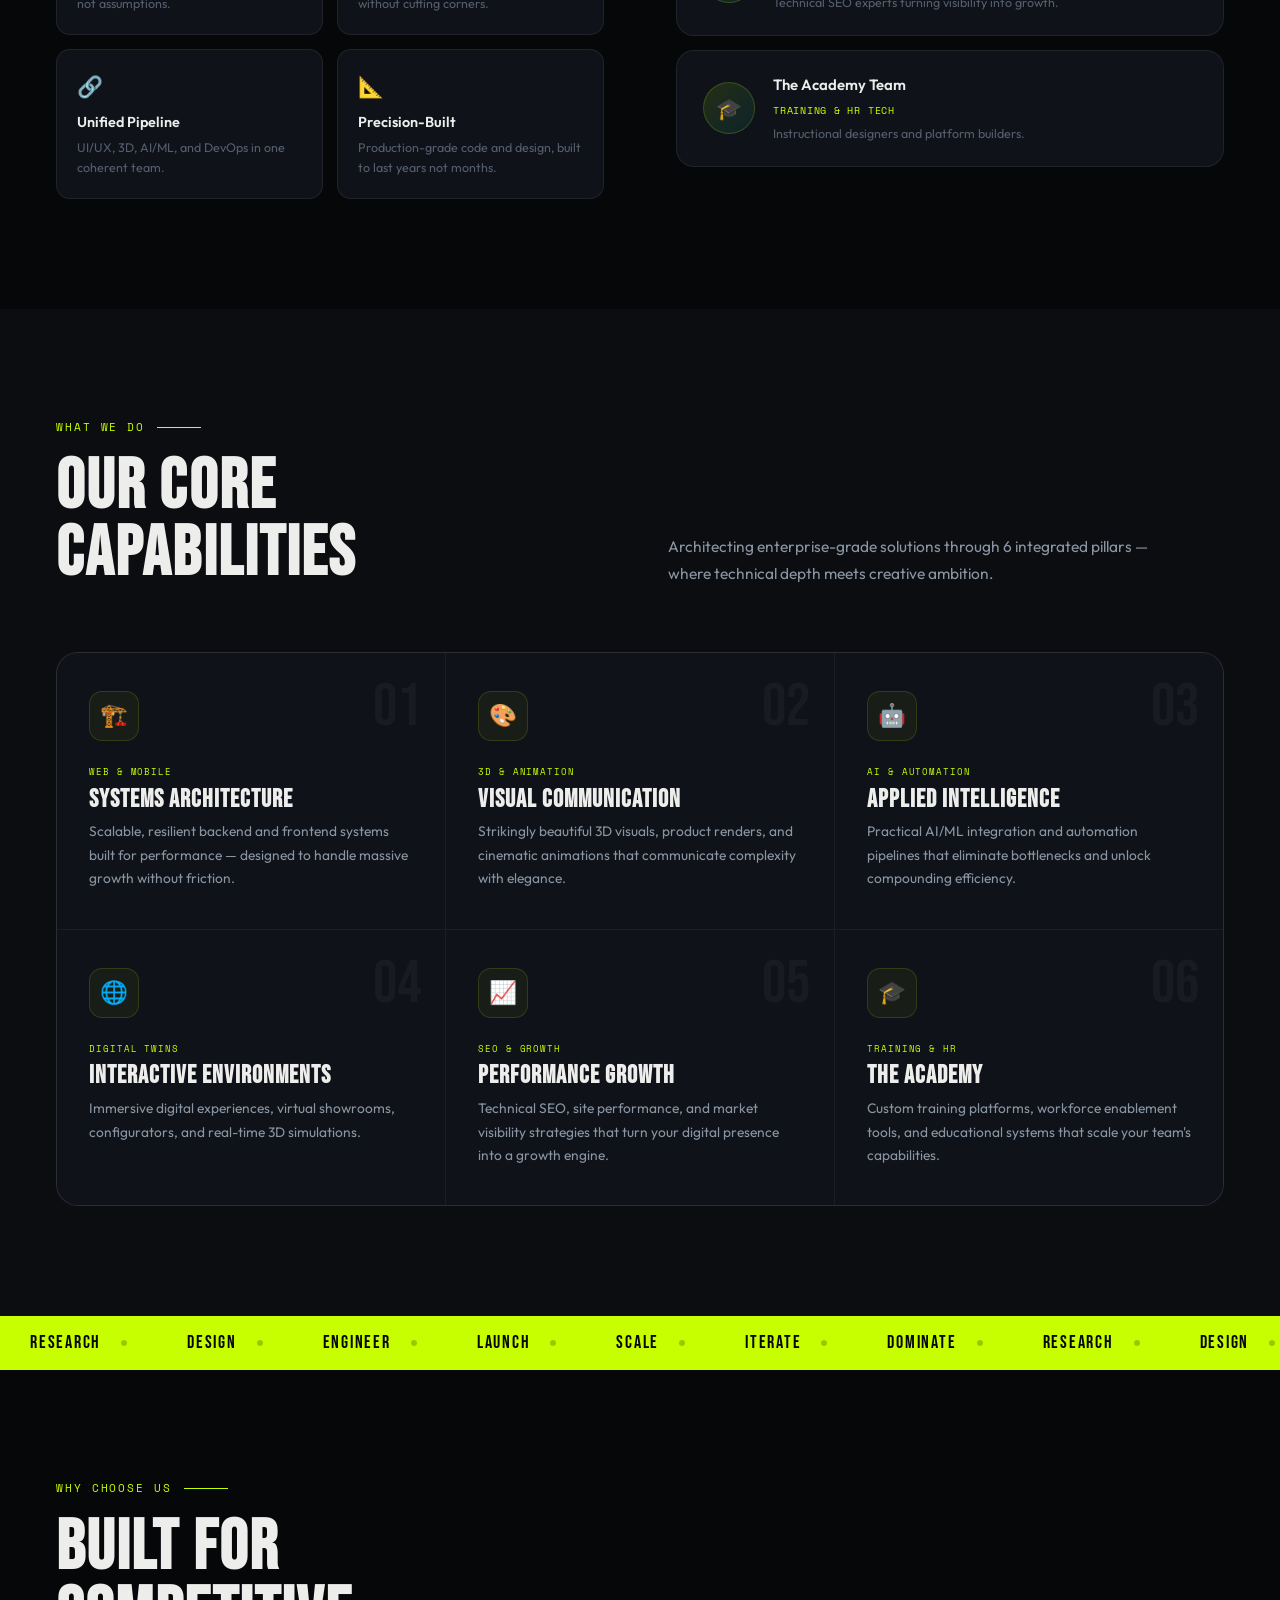
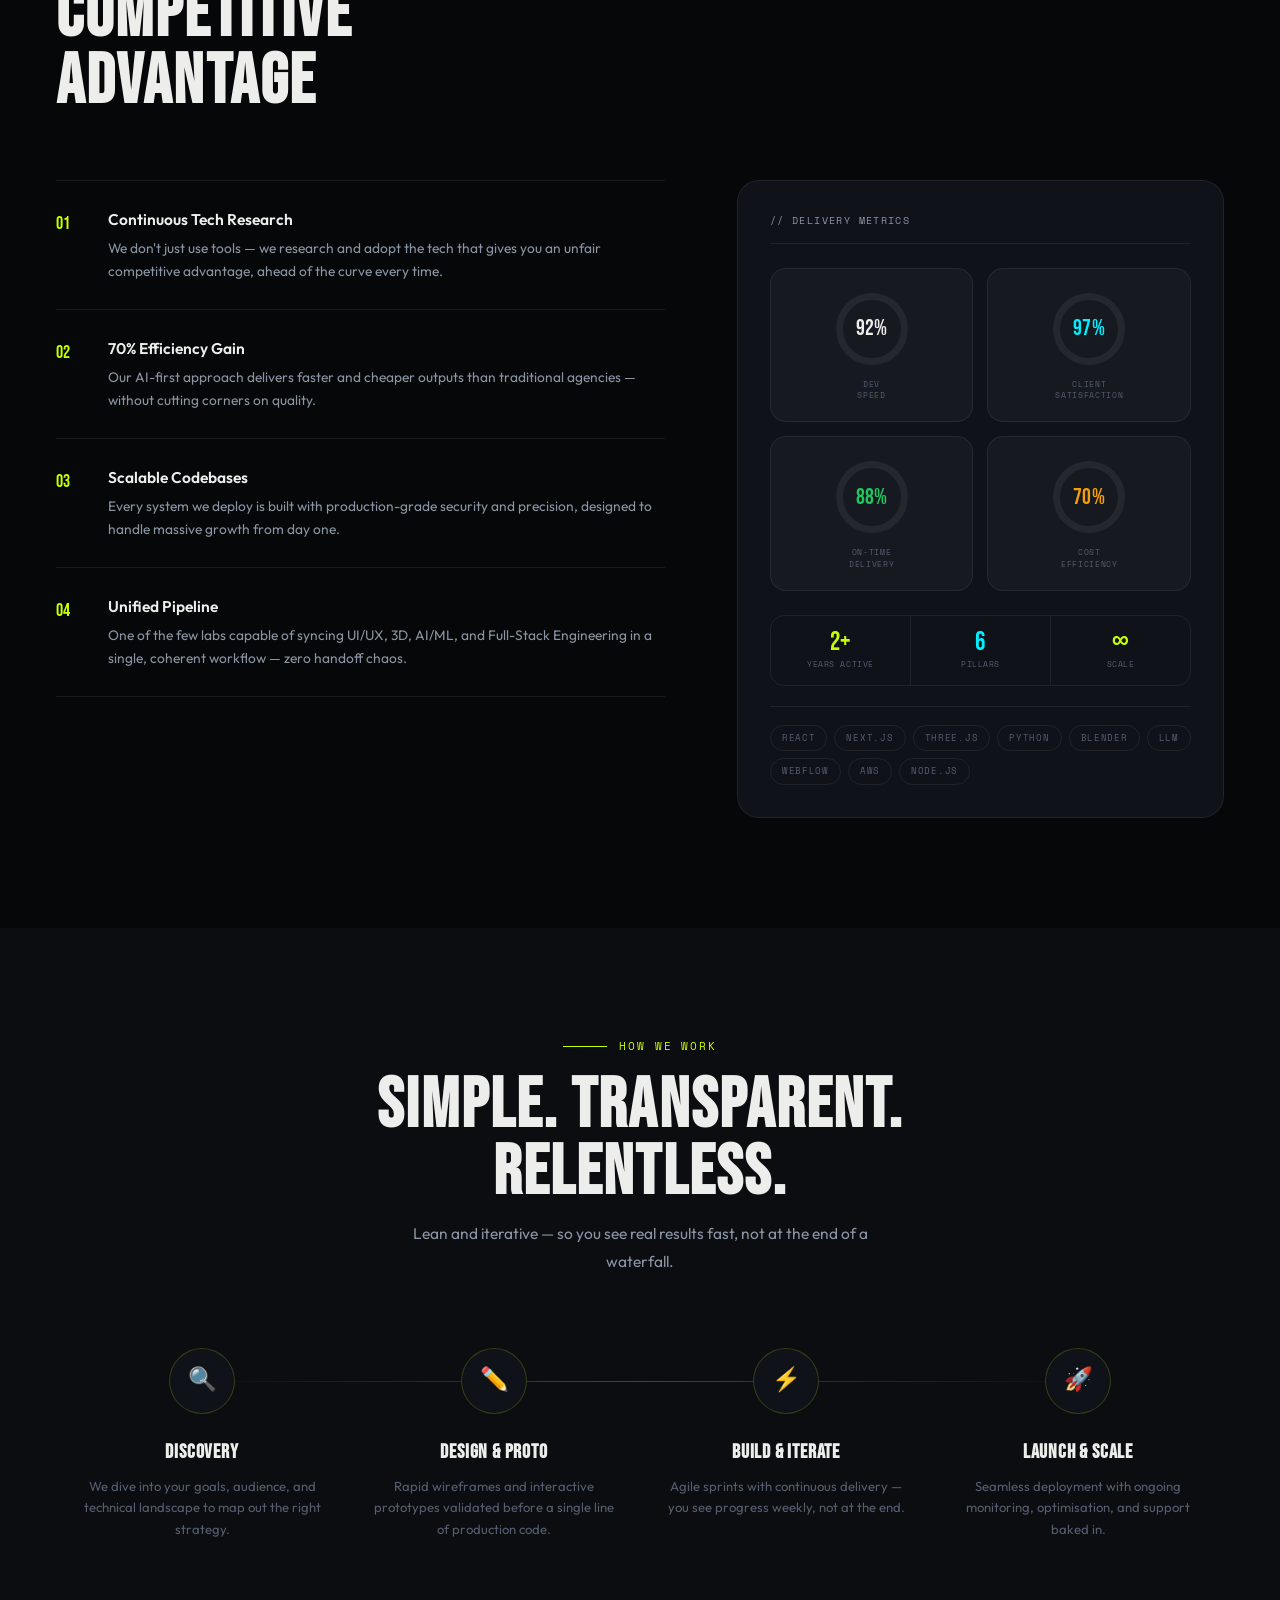
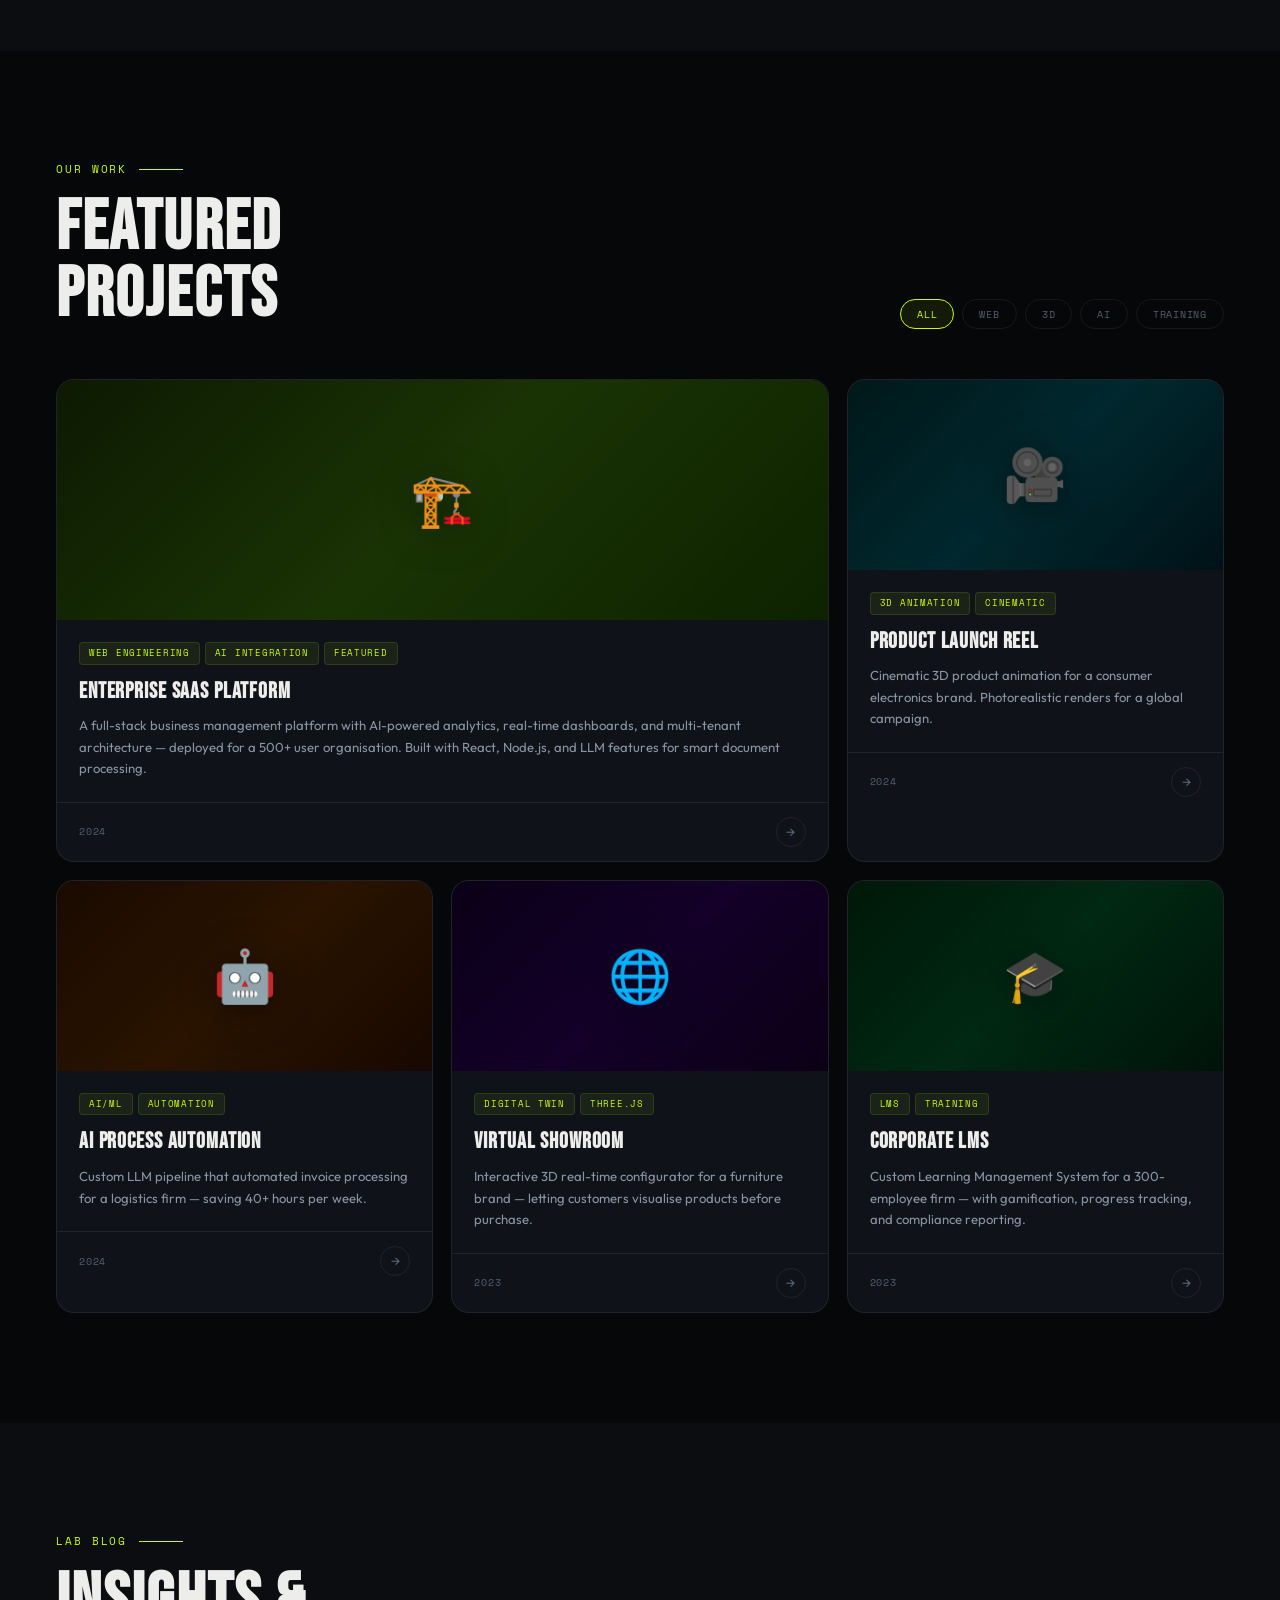
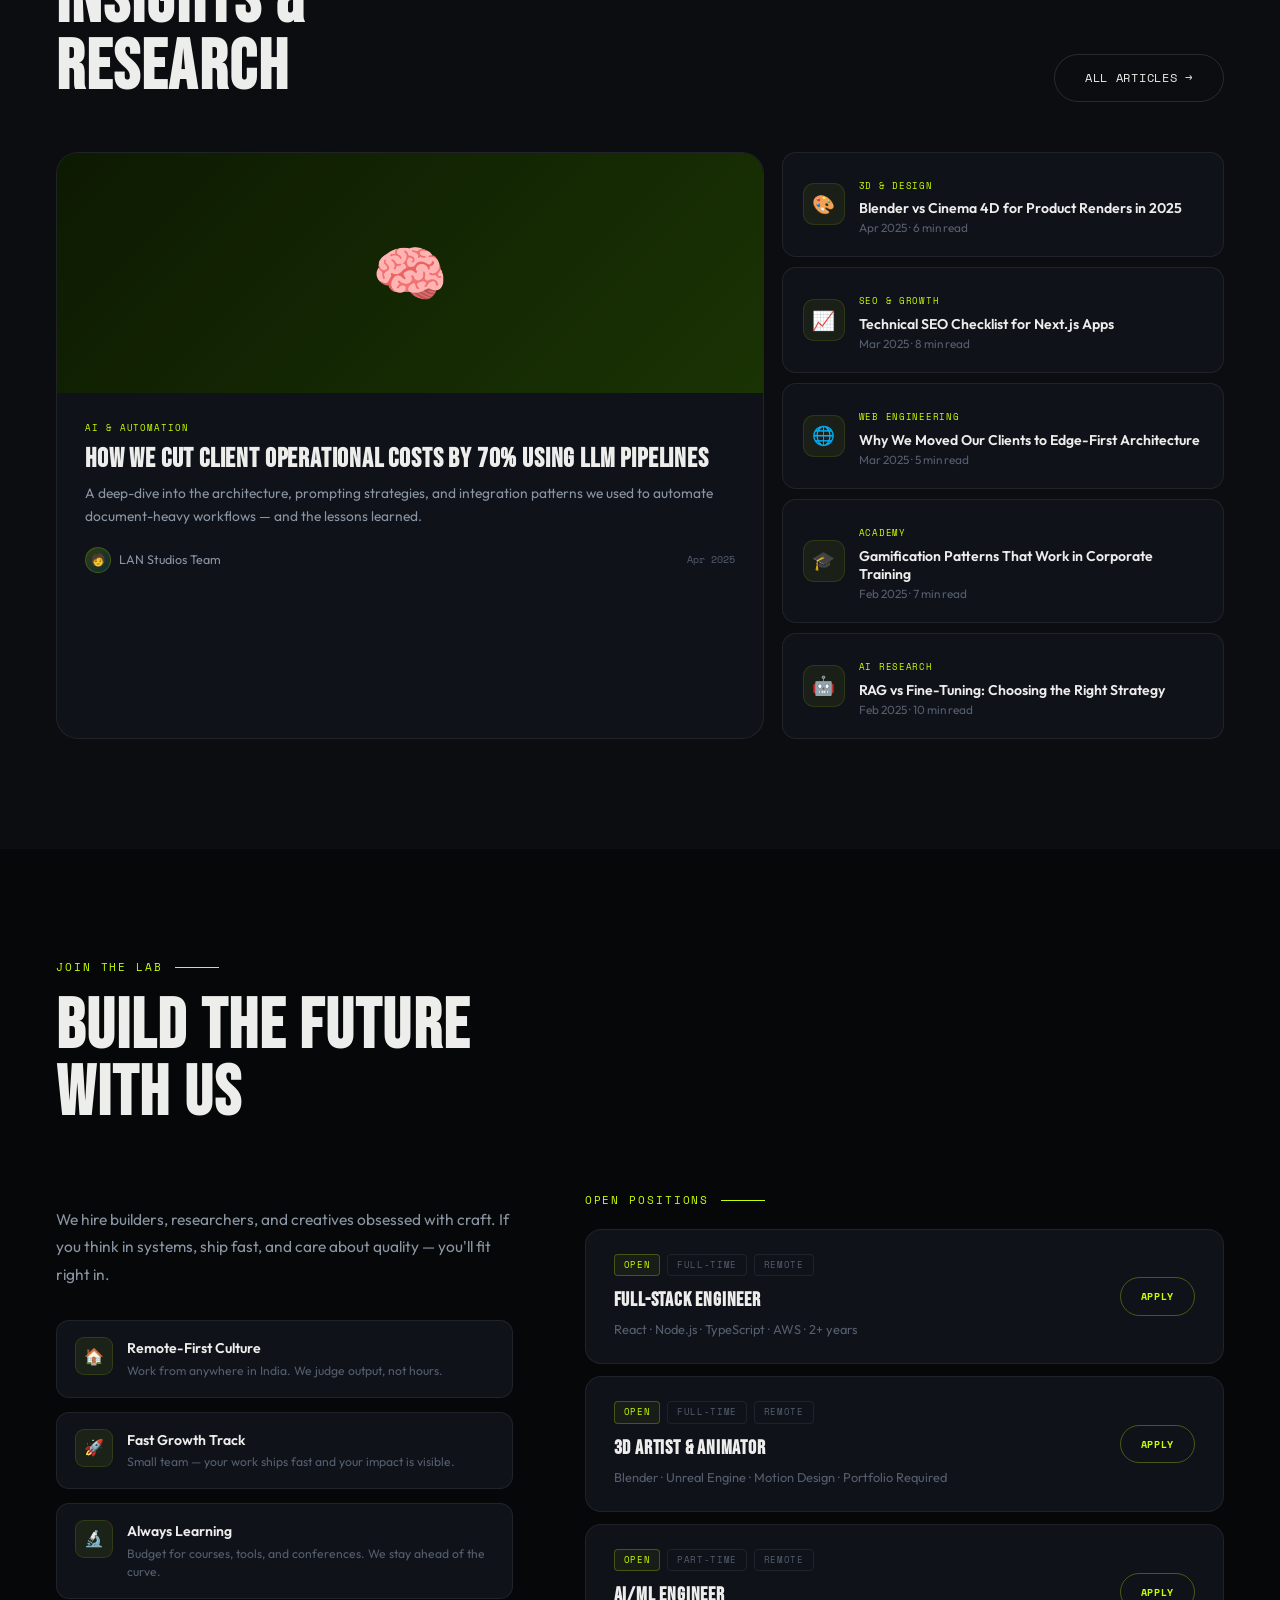
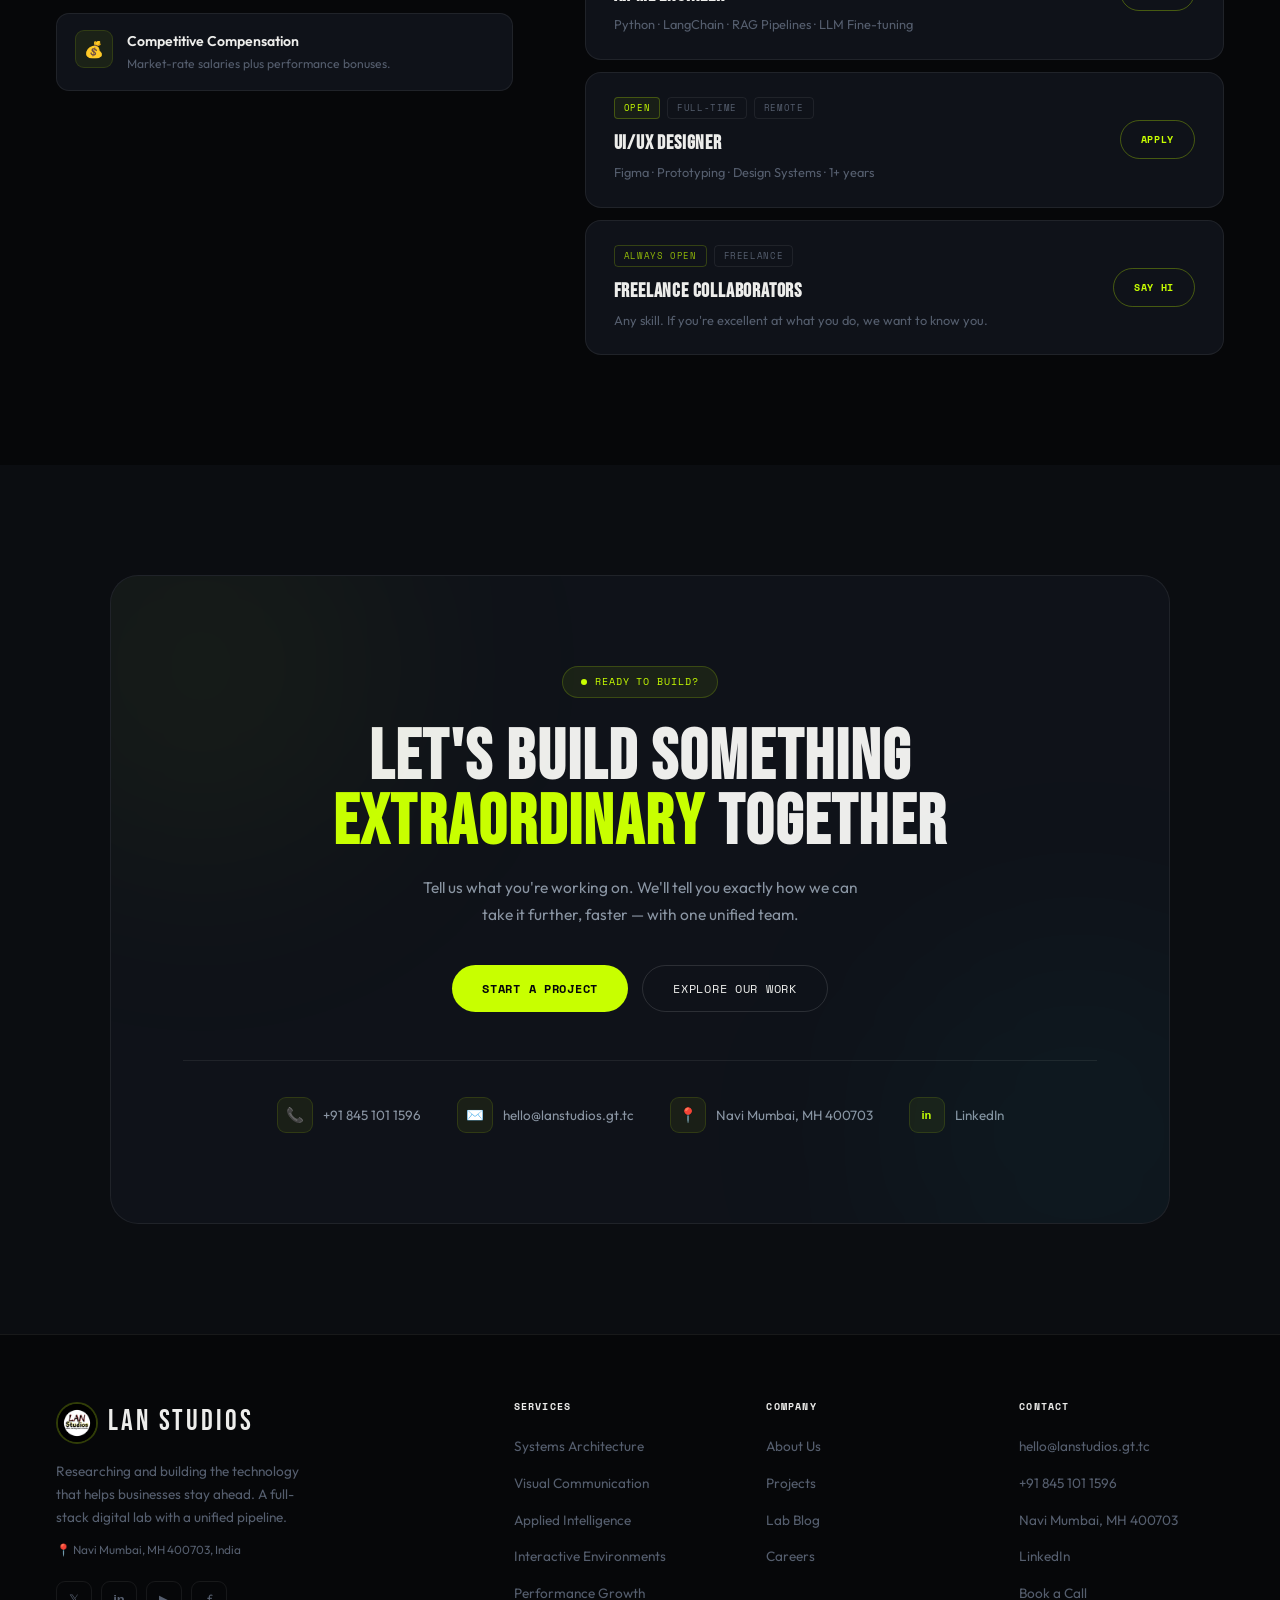
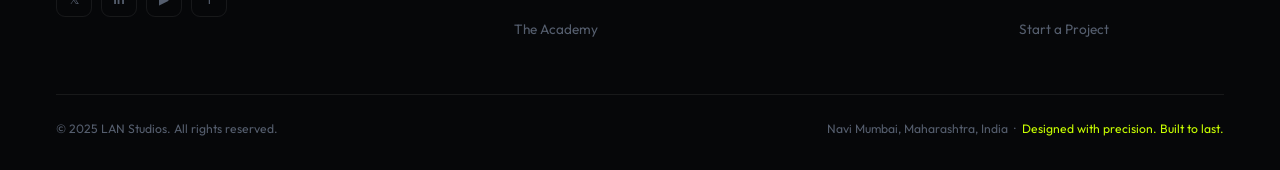
<file: final3.html>
<!DOCTYPE html>
<html lang="en">
<head>
<meta charset="UTF-8"/>
<meta name="viewport" content="width=device-width, initial-scale=1.0"/>
<title>LAN Studios — Next-Gen Digital Lab</title>
<link rel="preconnect" href="https://fonts.googleapis.com"/>
<link rel="preconnect" href="https://fonts.gstatic.com" crossorigin/>
<link href="https://fonts.googleapis.com/css2?family=Bebas+Neue&family=Outfit:wght@300;400;500;600;700&family=Space+Mono:wght@400;700&display=swap" rel="stylesheet"/>
<style>
:root {
  --bg:      #060709;
  --surface: #0b0d11;
  --card:    #0f1219;
  --border:  rgba(255,255,255,0.07);
  --lime:    #c8ff00;
  --electric:#00f0ff;
  --text:    #ededeb;
  --muted:   #555e6e;
  --lighter: #8a95a3;
}
*,*::before,*::after{box-sizing:border-box;margin:0;padding:0}
html{scroll-behavior:smooth}
body{background:var(--bg);color:var(--text);font-family:"Outfit",sans-serif;line-height:1.6;overflow-x:hidden;cursor:none}

/* ── CURSOR ── */
#cur{width:8px;height:8px;background:var(--lime);border-radius:50%;position:fixed;top:0;left:0;pointer-events:none;z-index:9999;transform:translate(-50%,-50%);transition:width .2s,height .2s;mix-blend-mode:exclusion}
#cur-ring{width:38px;height:38px;border:1px solid rgba(200,255,0,.35);border-radius:50%;position:fixed;top:0;left:0;pointer-events:none;z-index:9998;transform:translate(-50%,-50%);transition:width .3s,height .3s}
body:has(a:hover) #cur,body:has(button:hover) #cur{width:20px;height:20px}
body:has(a:hover) #cur-ring,body:has(button:hover) #cur-ring{width:56px;height:56px;border-color:rgba(200,255,0,.6)}

/* ── NOISE ── */
body::after{content:"";position:fixed;inset:0;background-image:url("data:image/svg+xml,%3Csvg viewBox='0 0 512 512' xmlns='http://www.w3.org/2000/svg'%3E%3Cfilter id='f'%3E%3CfeTurbulence type='fractalNoise' baseFrequency='.85' numOctaves='4' stitchTiles='stitch'/%3E%3C/filter%3E%3Crect width='100%25' height='100%25' filter='url(%23f)'/%3E%3C/svg%3E");opacity:.026;pointer-events:none;z-index:9997}

/* ════ NAV ════ */
nav{position:fixed;top:0;left:0;right:0;z-index:500;display:flex;align-items:center;justify-content:space-between;padding:0 56px;height:70px;background:rgba(6,7,9,.88);backdrop-filter:blur(20px);border-bottom:1px solid var(--border);transition:background .3s}
.logo{display:flex;align-items:center;gap:11px;text-decoration:none;font-family:"Bebas Neue",sans-serif;font-size:1.45rem;letter-spacing:.1em;color:var(--text)}
.logo img{width:44px;height:44px;border-radius:50%;object-fit:cover;border:2px solid rgba(200,255,0,.25);flex-shrink:0}
.nav-links{display:flex;gap:26px;list-style:none}
.nav-links a{font-size:.73rem;font-weight:500;letter-spacing:.1em;text-transform:uppercase;color:var(--lighter);text-decoration:none;transition:color .2s}
.nav-links a:hover,.nav-links a.active{color:var(--lime)}
.nav-cta{background:var(--lime);color:#060709;font-family:"Space Mono",monospace;font-size:.7rem;font-weight:700;letter-spacing:.04em;text-transform:uppercase;padding:10px 20px;border-radius:100px;text-decoration:none;border:none;cursor:none;display:inline-block;flex-shrink:0;transition:box-shadow .25s,transform .15s}
.nav-cta:hover{box-shadow:0 0 26px rgba(200,255,0,.45);transform:translateY(-1px)}
.hamburger{display:none;flex-direction:column;gap:5px;cursor:pointer}
.hamburger span{width:22px;height:2px;background:var(--text);border-radius:2px;display:block}

/* ════ HERO ════
   Fixed: proper min-height, flex layout, no overlap
*/
.hero{
  min-height:100vh;
  display:flex;
  flex-direction:column;
  justify-content:center;
  padding:100px 56px 0;
  position:relative;overflow:hidden;
}
.blob{position:absolute;border-radius:50%;filter:blur(100px);pointer-events:none}
.blob-1{width:500px;height:500px;background:rgba(200,255,0,.06);top:-80px;right:-60px}
.blob-2{width:380px;height:380px;background:rgba(0,240,255,.04);bottom:80px;left:28%}
.blob-3{width:280px;height:280px;background:rgba(255,60,0,.04);top:45%;left:-70px}

/* rotating rings — decorative, behind content */
.hero-ring{position:absolute;width:820px;height:820px;border-radius:50%;border:1px solid rgba(200,255,0,.06);top:50%;left:65%;transform:translate(-50%,-50%);animation:spin 45s linear infinite}
.hero-ring::before{content:"";position:absolute;inset:-1px;border-radius:50%;border:1px solid transparent;border-top-color:rgba(200,255,0,.22);animation:spin 11s linear infinite reverse}
.hero-ring-2{position:absolute;width:560px;height:560px;border-radius:50%;border:1px solid rgba(0,240,255,.07);top:50%;left:65%;transform:translate(-50%,-50%);animation:spin 28s linear infinite reverse}
.hero-ring-2::before{content:"";position:absolute;inset:-1px;border-radius:50%;border:1px solid transparent;border-right-color:rgba(0,240,255,.28);animation:spin 8s linear infinite}
@keyframes spin{to{transform:translate(-50%,-50%) rotate(360deg)}}

/* hero body — all in normal flow, no absolute positioning */
.hero-body{position:relative;z-index:2;max-width:1240px;margin:0 auto;width:100%}

.hero-kicker{
  font-family:"Space Mono",monospace;font-size:.7rem;
  color:var(--lime);letter-spacing:.18em;text-transform:uppercase;
  display:flex;align-items:center;gap:12px;
  margin-bottom:28px;
  animation:fadeUp .6s ease both;
}
.hero-kicker::before{content:"";width:34px;height:1px;background:var(--lime)}

.hero-h1{
  font-family:"Bebas Neue",sans-serif;
  font-size:clamp(4.5rem,10.5vw,10.5rem);
  line-height:.9;letter-spacing:.02em;
  color:var(--text);
  animation:fadeUp .7s .1s ease both;
}
.hero-h1 em{font-style:normal;-webkit-text-stroke:1.5px var(--lime);color:transparent}

.hero-sub{
  margin-top:28px;max-width:500px;
  font-size:1rem;color:var(--lighter);line-height:1.78;
  animation:fadeUp .7s .2s ease both;
}
.hero-actions{
  display:flex;gap:14px;flex-wrap:wrap;
  margin-top:36px;
  animation:fadeUp .7s .3s ease both;
}
.btn-lime{background:var(--lime);color:#060709;font-family:"Space Mono",monospace;font-weight:700;font-size:.76rem;letter-spacing:.06em;text-transform:uppercase;padding:14px 30px;border-radius:100px;border:none;cursor:none;text-decoration:none;display:inline-block;transition:box-shadow .25s,transform .15s}
.btn-lime:hover{box-shadow:0 0 30px rgba(200,255,0,.45);transform:translateY(-2px)}
.btn-ghost{background:transparent;color:var(--text);font-family:"Space Mono",monospace;font-size:.76rem;letter-spacing:.06em;text-transform:uppercase;padding:13px 30px;border-radius:100px;border:1px solid rgba(255,255,255,.12);cursor:none;text-decoration:none;display:inline-block;transition:border-color .2s,color .2s}
.btn-ghost:hover{border-color:var(--lime);color:var(--lime)}

.hero-stats{
  display:flex;gap:36px;flex-wrap:wrap;
  margin-top:52px;padding-top:36px;
  border-top:1px solid var(--border);
  animation:fadeUp .7s .4s ease both;
}
.hstat-num{font-family:"Bebas Neue",sans-serif;font-size:2.6rem;color:var(--lime);line-height:1;letter-spacing:.02em}
.hstat-label{font-size:.68rem;color:var(--muted);letter-spacing:.08em;text-transform:uppercase;margin-top:4px}
.hstat-div{width:1px;background:var(--border);align-self:stretch}

/* ticker — positioned at bottom of hero as a block, NOT absolute */
.ticker-wrap{
  position:relative;z-index:2;
  margin-top:48px;
  overflow:hidden;
  border-top:1px solid var(--border);
  border-bottom:1px solid var(--border);
  padding:12px 0;
}
.ticker-track{display:flex;white-space:nowrap;animation:ticker 30s linear infinite}
.ticker-item{display:inline-flex;align-items:center;gap:18px;font-family:"Space Mono",monospace;font-size:.68rem;color:var(--muted);letter-spacing:.08em;text-transform:uppercase;padding:0 40px}
.ticker-sep{color:var(--lime);font-size:1rem}
@keyframes ticker{from{transform:translateX(0)}to{transform:translateX(-50%)}}
@keyframes fadeUp{from{opacity:0;transform:translateY(22px)}to{opacity:1;transform:none}}
@keyframes fadeIn{from{opacity:0}to{opacity:1}}
@keyframes blink{0%,100%{opacity:1}50%{opacity:.3}}

/* ════ COMMON SECTION ════ */
section{padding:110px 56px}
.container{max-width:1240px;margin:0 auto}
.s-label{font-family:"Space Mono",monospace;font-size:.66rem;color:var(--lime);letter-spacing:.18em;text-transform:uppercase;display:flex;align-items:center;gap:12px;margin-bottom:18px}
.s-label::after{content:"";flex:1;max-width:44px;height:1px;background:var(--lime)}
h2{font-family:"Bebas Neue",sans-serif;font-size:clamp(2.8rem,5.5vw,5.2rem);letter-spacing:.03em;line-height:.95;color:var(--text)}
.s-desc{color:var(--lighter);max-width:520px;font-size:.97rem;line-height:1.78;margin-top:14px}

/* ════ SCROLL STRIP ════ */
.scroll-strip{background:var(--lime);padding:13px 0;overflow:hidden}
.scroll-inner{display:flex;white-space:nowrap;animation:ticker 20s linear infinite}
.scroll-item{display:inline-flex;align-items:center;gap:20px;font-family:"Bebas Neue",sans-serif;font-size:1.1rem;letter-spacing:.1em;color:#060709;padding:0 30px}
.scroll-dot{width:6px;height:6px;background:rgba(0,0,0,.22);border-radius:50%;flex-shrink:0}

/* ════ ABOUT ════ */
.about-section{background:var(--bg)}
.about-layout{display:grid;grid-template-columns:1fr 1fr;gap:72px;align-items:start;margin-top:64px}
.about-tagline{font-family:"Bebas Neue",sans-serif;font-size:clamp(2rem,3.8vw,3.2rem);line-height:1;letter-spacing:.03em;color:var(--text);margin-bottom:22px}
.about-tagline em{font-style:normal;color:var(--lime)}
.about-body{font-size:.96rem;color:var(--lighter);line-height:1.82;margin-bottom:18px}
.about-values{display:grid;grid-template-columns:1fr 1fr;gap:14px;margin-top:32px}
.about-val{background:var(--card);border:1px solid var(--border);border-radius:14px;padding:20px;transition:border-color .25s}
.about-val:hover{border-color:rgba(200,255,0,.2)}
.about-val-icon{font-size:1.3rem;margin-bottom:8px}
.about-val h5{font-size:.9rem;font-weight:600;color:var(--text);margin-bottom:4px}
.about-val p{font-size:.78rem;color:var(--muted);line-height:1.6}
.about-right{display:flex;flex-direction:column;gap:14px}
.team-card{background:var(--card);border:1px solid var(--border);border-radius:18px;padding:22px 26px;display:flex;align-items:center;gap:18px;transition:transform .25s,border-color .25s}
.team-card:hover{transform:translateX(6px);border-color:rgba(200,255,0,.2)}
.team-avatar{width:52px;height:52px;border-radius:50%;flex-shrink:0;background:linear-gradient(135deg,rgba(200,255,0,.12),rgba(0,240,255,.08));border:1px solid rgba(200,255,0,.18);display:flex;align-items:center;justify-content:center;font-size:1.3rem}
.team-info h4{font-size:.93rem;font-weight:600;color:var(--text)}
.team-info span{font-family:"Space Mono",monospace;font-size:.6rem;color:var(--lime);letter-spacing:.08em;text-transform:uppercase}
.team-info p{font-size:.78rem;color:var(--muted);margin-top:3px;line-height:1.5}
.about-founded{background:var(--card);border:1px solid var(--border);border-radius:18px;padding:26px;display:flex;gap:24px;align-items:center}
.founded-num{font-family:"Bebas Neue",sans-serif;font-size:3.2rem;color:var(--lime);line-height:1;letter-spacing:.02em;flex-shrink:0}
.founded-text h5{font-size:.93rem;font-weight:600;color:var(--text);margin-bottom:4px}
.founded-text p{font-size:.8rem;color:var(--muted);line-height:1.6}

/* ════ SERVICES ════ */
.services-section{background:var(--surface)}
.services-header{display:grid;grid-template-columns:1fr 1fr;gap:56px;align-items:end;margin-bottom:64px}
.services-grid{display:grid;grid-template-columns:repeat(3,1fr);gap:1px;background:var(--border);border:1px solid var(--border);border-radius:22px;overflow:hidden}
.svc-card{background:var(--card);padding:38px 32px;position:relative;overflow:hidden;transition:background .3s;cursor:default}
.svc-card:hover{background:#141820}
.svc-card::before{content:attr(data-n);position:absolute;top:24px;right:24px;font-family:"Bebas Neue",sans-serif;font-size:3.8rem;color:rgba(255,255,255,.04);line-height:1;pointer-events:none;transition:color .3s}
.svc-card:hover::before{color:rgba(200,255,0,.06)}
.svc-card-line{position:absolute;bottom:0;left:0;right:100%;height:2px;background:var(--lime);transition:right .4s cubic-bezier(.16,1,.3,1)}
.svc-card:hover .svc-card-line{right:0}
.svc-icon{width:50px;height:50px;border-radius:13px;border:1px solid rgba(200,255,0,.14);background:rgba(200,255,0,.05);display:flex;align-items:center;justify-content:center;font-size:1.4rem;margin-bottom:24px;transition:border-color .3s,background .3s}
.svc-card:hover .svc-icon{border-color:rgba(200,255,0,.32);background:rgba(200,255,0,.09)}
.svc-tag{font-family:"Space Mono",monospace;font-size:.58rem;letter-spacing:.1em;text-transform:uppercase;color:var(--lime);margin-bottom:8px}
.svc-card h3{font-family:"Bebas Neue",sans-serif;font-size:1.55rem;letter-spacing:.04em;color:var(--text);margin-bottom:8px;line-height:1}
.svc-card p{font-size:.86rem;color:var(--lighter);line-height:1.7}

/* ════ WHY ════ */
.why-section{background:var(--bg)}
.why-layout{display:grid;grid-template-columns:5fr 4fr;gap:72px;align-items:start;margin-top:64px}
.why-item{display:flex;gap:22px;align-items:flex-start;padding:26px 0;border-bottom:1px solid var(--border);transition:padding-left .25s}
.why-item:first-child{border-top:1px solid var(--border)}
.why-item:hover{padding-left:8px}
.why-num{font-family:"Bebas Neue",sans-serif;font-size:1.15rem;color:var(--lime);min-width:30px;padding-top:2px}
.why-item h4{font-size:.97rem;font-weight:600;color:var(--text);margin-bottom:5px}
.why-item p{font-size:.86rem;color:var(--lighter);line-height:1.68}
/* ── METRICS PANEL — redesigned ── */
.metrics-panel{background:var(--card);border:1px solid var(--border);border-radius:22px;padding:32px;position:sticky;top:90px}
.metrics-title{font-family:"Space Mono",monospace;font-size:.62rem;letter-spacing:.14em;text-transform:uppercase;color:var(--lighter);margin-bottom:24px;border-bottom:1px solid var(--border);padding-bottom:14px}

/* 2×2 radial dial grid */
.metric-grid{display:grid;grid-template-columns:1fr 1fr;gap:14px;margin-bottom:24px}
.metric-dial{background:rgba(255,255,255,.03);border:1px solid var(--border);border-radius:16px;padding:20px 16px;display:flex;flex-direction:column;align-items:center;gap:10px;transition:border-color .3s}
.metric-dial:hover{border-color:rgba(200,255,0,.2)}
.dial-wrap{position:relative;width:80px;height:80px;flex-shrink:0}
.dial-svg{width:80px;height:80px;transform:rotate(-90deg)}
.dial-track{fill:none;stroke:rgba(255,255,255,.06);stroke-width:7;stroke-linecap:round}
.dial-fill{fill:none;stroke:var(--lime);stroke-width:7;stroke-linecap:round;stroke-dasharray:204;stroke-dashoffset:204;transition:stroke-dashoffset 1.4s cubic-bezier(.16,1,.3,1)}
.dial-fill.on{stroke-dashoffset:var(--offset)}
.dial-fill.cyan{stroke:var(--electric)}
.dial-fill.amber{stroke:#f59e0b}
.dial-fill.green{stroke:#22c55e}
.dial-center{position:absolute;inset:0;display:flex;align-items:center;justify-content:center;flex-direction:column}
.dial-num{font-family:"Bebas Neue",sans-serif;font-size:1.35rem;color:var(--text);line-height:1;letter-spacing:.02em}
.dial-label{font-family:"Space Mono",monospace;font-size:.52rem;letter-spacing:.08em;text-transform:uppercase;color:var(--muted);text-align:center;line-height:1.35}

/* stack row for extra stats */
.metric-row-stats{display:flex;gap:0;border:1px solid var(--border);border-radius:14px;overflow:hidden;margin-bottom:20px}
.mstat{flex:1;padding:14px 12px;text-align:center;border-right:1px solid var(--border);transition:background .25s}
.mstat:last-child{border-right:none}
.mstat:hover{background:rgba(200,255,0,.04)}
.mstat-num{font-family:"Bebas Neue",sans-serif;font-size:1.6rem;color:var(--lime);line-height:1;letter-spacing:.02em}
.mstat-num.c{color:var(--electric)}
.mstat-label{font-family:"Space Mono",monospace;font-size:.5rem;letter-spacing:.07em;text-transform:uppercase;color:var(--muted);margin-top:3px}

.tag-cloud{display:flex;flex-wrap:wrap;gap:7px;border-top:1px solid var(--border);padding-top:18px}
.tag{font-family:"Space Mono",monospace;font-size:.56rem;letter-spacing:.08em;text-transform:uppercase;padding:5px 11px;border-radius:100px;border:1px solid var(--border);color:var(--muted);transition:border-color .2s,color .2s,background .2s;cursor:default}
.tag:hover{border-color:var(--lime);color:var(--lime);background:rgba(200,255,0,.05)}

/* ════ PROCESS ════ */
.process-section{background:var(--surface)}
.process-header{text-align:center;margin-bottom:72px}
.process-header .s-label{justify-content:center}
.process-header .s-label::before{content:"";flex:1;max-width:44px;height:1px;background:var(--lime)}
.process-header .s-label::after{display:none}
.process-track{display:grid;grid-template-columns:repeat(4,1fr);gap:0;position:relative}
.process-track::before{content:"";position:absolute;top:33px;left:12%;right:12%;height:1px;background:linear-gradient(90deg,transparent,var(--lime),transparent);opacity:.28}
.p-step{text-align:center;padding:0 22px;position:relative}
.p-step-circle{width:66px;height:66px;border-radius:50%;background:var(--card);border:1px solid rgba(200,255,0,.2);display:flex;align-items:center;justify-content:center;margin:0 auto 22px;font-family:"Bebas Neue",sans-serif;font-size:1.35rem;color:var(--lime);position:relative;z-index:1;transition:background .3s,border-color .3s,box-shadow .3s}
.p-step:hover .p-step-circle{background:rgba(200,255,0,.08);border-color:var(--lime);box-shadow:0 0 22px rgba(200,255,0,.2)}
.p-step-emoji{font-size:1.45rem}
.p-step h4{font-family:"Bebas Neue",sans-serif;font-size:1.25rem;letter-spacing:.04em;color:var(--text);margin-bottom:8px}
.p-step p{font-size:.82rem;color:var(--muted);line-height:1.65}

/* ════ PROJECTS ════ */
.projects-section{background:var(--bg)}
.projects-header{display:flex;justify-content:space-between;align-items:flex-end;flex-wrap:wrap;gap:22px;margin-bottom:50px}
.proj-filters{display:flex;gap:8px;flex-wrap:wrap}
.proj-filter{font-family:"Space Mono",monospace;font-size:.6rem;letter-spacing:.08em;text-transform:uppercase;padding:7px 16px;border-radius:100px;border:1px solid var(--border);color:var(--muted);background:transparent;cursor:none;transition:border-color .2s,color .2s,background .2s}
.proj-filter.active,.proj-filter:hover{border-color:var(--lime);color:var(--lime);background:rgba(200,255,0,.07)}
.proj-grid{display:grid;grid-template-columns:repeat(3,1fr);gap:18px}
.proj-card{background:var(--card);border:1px solid var(--border);border-radius:18px;overflow:hidden;transition:transform .3s,border-color .3s,box-shadow .3s;cursor:default}
.proj-card:hover{transform:translateY(-7px);border-color:rgba(200,255,0,.18);box-shadow:0 22px 56px rgba(0,0,0,.4)}
.proj-thumb{height:190px;position:relative;overflow:hidden;display:flex;align-items:center;justify-content:center;font-size:3.2rem}
.proj-thumb-bg{position:absolute;inset:0;transition:transform .4s}
.proj-card:hover .proj-thumb-bg{transform:scale(1.06)}
.proj-thumb-icon{position:relative;z-index:1;filter:drop-shadow(0 4px 18px rgba(0,0,0,.5))}
.proj-body{padding:22px}
.proj-tags{display:flex;gap:5px;flex-wrap:wrap;margin-bottom:10px}
.proj-tag{font-family:"Space Mono",monospace;font-size:.56rem;letter-spacing:.08em;text-transform:uppercase;padding:3px 9px;border-radius:4px;background:rgba(200,255,0,.07);color:var(--lime);border:1px solid rgba(200,255,0,.12)}
.proj-body h3{font-family:"Bebas Neue",sans-serif;font-size:1.35rem;letter-spacing:.04em;color:var(--text);margin-bottom:6px}
.proj-body p{font-size:.82rem;color:var(--lighter);line-height:1.65}
.proj-footer{display:flex;justify-content:space-between;align-items:center;padding:14px 22px;border-top:1px solid var(--border)}
.proj-year{font-family:"Space Mono",monospace;font-size:.6rem;color:var(--muted);letter-spacing:.08em}
.proj-arrow{width:30px;height:30px;border-radius:50%;border:1px solid var(--border);background:transparent;display:flex;align-items:center;justify-content:center;color:var(--muted);font-size:.88rem;transition:border-color .2s,color .2s,background .2s}
.proj-card:hover .proj-arrow{border-color:var(--lime);color:var(--lime);background:rgba(200,255,0,.08)}
.proj-card.featured{grid-column:span 2}
.proj-card.featured .proj-thumb{height:240px}

/* ════ BLOG ════ */
.blog-section{background:var(--surface)}
.blog-header{display:flex;justify-content:space-between;align-items:flex-end;flex-wrap:wrap;gap:22px;margin-bottom:50px}
.blog-grid{display:grid;grid-template-columns:1.6fr 1fr;gap:18px}
.blog-featured{background:var(--card);border:1px solid var(--border);border-radius:22px;overflow:hidden;transition:border-color .3s,transform .3s;cursor:default}
.blog-featured:hover{border-color:rgba(200,255,0,.2);transform:translateY(-4px)}
.blog-feat-thumb{height:240px;display:flex;align-items:center;justify-content:center;font-size:3.8rem;position:relative;overflow:hidden}
.blog-feat-body{padding:28px}
.blog-cat{font-family:"Space Mono",monospace;font-size:.58rem;letter-spacing:.1em;text-transform:uppercase;color:var(--lime);margin-bottom:10px;display:block}
.blog-feat-body h3{font-family:"Bebas Neue",sans-serif;font-size:1.7rem;letter-spacing:.03em;color:var(--text);margin-bottom:8px;line-height:1.05}
.blog-feat-body p{font-size:.86rem;color:var(--lighter);line-height:1.7;margin-bottom:18px}
.blog-meta{display:flex;gap:14px;align-items:center}
.blog-author{display:flex;align-items:center;gap:8px;font-size:.78rem;color:var(--lighter)}
.blog-author-dot{width:26px;height:26px;border-radius:50%;flex-shrink:0;background:linear-gradient(135deg,rgba(200,255,0,.18),rgba(0,240,255,.12));border:1px solid rgba(200,255,0,.18);display:flex;align-items:center;justify-content:center;font-size:.72rem}
.blog-date{font-family:"Space Mono",monospace;font-size:.6rem;color:var(--muted);margin-left:auto}
.blog-list{display:flex;flex-direction:column;gap:10px}
.blog-mini{background:var(--card);border:1px solid var(--border);border-radius:14px;padding:18px 20px;display:flex;gap:14px;align-items:center;transition:border-color .25s,transform .25s;cursor:default}
.blog-mini:hover{border-color:rgba(200,255,0,.18);transform:translateX(4px)}
.blog-mini-icon{width:42px;height:42px;border-radius:11px;flex-shrink:0;background:rgba(200,255,0,.06);border:1px solid rgba(200,255,0,.11);display:flex;align-items:center;justify-content:center;font-size:1.15rem}
.blog-mini-info span{font-family:"Space Mono",monospace;font-size:.56rem;color:var(--lime);letter-spacing:.08em;text-transform:uppercase}
.blog-mini-info h4{font-size:.88rem;font-weight:600;color:var(--text);margin:3px 0 2px;line-height:1.3}
.blog-mini-info p{font-size:.74rem;color:var(--muted)}

/* ════ CAREERS ════ */
.careers-section{background:var(--bg)}
.careers-layout{display:grid;grid-template-columns:1fr 1.4fr;gap:72px;margin-top:64px}
.careers-perks{display:flex;flex-direction:column;gap:14px;margin-top:32px}
.perk{display:flex;gap:14px;align-items:flex-start;padding:16px 18px;border-radius:13px;border:1px solid var(--border);background:var(--card);transition:border-color .25s}
.perk:hover{border-color:rgba(200,255,0,.2)}
.perk-icon{width:38px;height:38px;border-radius:9px;flex-shrink:0;background:rgba(200,255,0,.07);border:1px solid rgba(200,255,0,.12);display:flex;align-items:center;justify-content:center;font-size:1rem}
.perk h5{font-size:.88rem;font-weight:600;color:var(--text);margin-bottom:2px}
.perk p{font-size:.76rem;color:var(--muted);line-height:1.55}
.job-list{display:flex;flex-direction:column;gap:12px}
.job-card{background:var(--card);border:1px solid var(--border);border-radius:16px;padding:24px 28px;display:flex;justify-content:space-between;align-items:center;gap:18px;transition:border-color .25s,transform .25s;cursor:default}
.job-card:hover{border-color:rgba(200,255,0,.25);transform:translateX(5px)}
.job-tags{display:flex;gap:7px;margin-bottom:8px}
.job-tag{font-family:"Space Mono",monospace;font-size:.56rem;letter-spacing:.07em;text-transform:uppercase;padding:3px 9px;border-radius:4px;border:1px solid var(--border);color:var(--muted)}
.job-tag.open{border-color:rgba(200,255,0,.25);color:var(--lime);background:rgba(200,255,0,.05)}
.job-info h4{font-family:"Bebas Neue",sans-serif;font-size:1.25rem;letter-spacing:.04em;color:var(--text);margin-bottom:3px}
.job-info p{font-size:.8rem;color:var(--muted)}
.job-apply{background:transparent;color:var(--lime);font-family:"Space Mono",monospace;font-size:.65rem;font-weight:700;letter-spacing:.06em;text-transform:uppercase;padding:10px 20px;border-radius:100px;border:1px solid rgba(200,255,0,.3);cursor:none;flex-shrink:0;text-decoration:none;display:inline-block;transition:background .2s,box-shadow .2s}
.job-apply:hover{background:rgba(200,255,0,.08);box-shadow:0 0 14px rgba(200,255,0,.15)}

/* ════ CTA ════ */
.cta-section{background:var(--surface);padding:110px 56px}
.cta-inner{position:relative;background:var(--card);border:1px solid var(--border);border-radius:28px;padding:90px 72px;text-align:center;overflow:hidden;max-width:1060px;margin:0 auto}
.cta-glow-l{position:absolute;width:380px;height:380px;border-radius:50%;filter:blur(120px);pointer-events:none;background:rgba(200,255,0,.05);top:-100px;left:-100px}
.cta-glow-r{position:absolute;width:380px;height:380px;border-radius:50%;filter:blur(120px);pointer-events:none;background:rgba(0,240,255,.04);bottom:-100px;right:-100px}
.cta-badge{display:inline-flex;align-items:center;gap:8px;background:rgba(200,255,0,.07);border:1px solid rgba(200,255,0,.18);border-radius:100px;padding:7px 18px;font-family:"Space Mono",monospace;font-size:.62rem;letter-spacing:.1em;text-transform:uppercase;color:var(--lime);margin-bottom:28px}
.cta-badge::before{content:"";width:6px;height:6px;background:var(--lime);border-radius:50%;animation:blink 1.5s infinite}
.cta-h{font-family:"Bebas Neue",sans-serif;font-size:clamp(2.8rem,5.5vw,5.5rem);line-height:.92;letter-spacing:.03em;color:var(--text);margin-bottom:18px}
.cta-h em{font-style:normal;color:var(--lime)}
.cta-p{color:var(--lighter);font-size:.97rem;max-width:450px;margin:0 auto 36px;line-height:1.78}
.cta-btns{display:flex;gap:14px;justify-content:center;flex-wrap:wrap}
.cta-contacts{display:flex;gap:36px;justify-content:center;flex-wrap:wrap;margin-top:48px;padding-top:36px;border-top:1px solid var(--border)}
.cta-contact-link{display:flex;align-items:center;gap:10px;text-decoration:none;color:var(--lighter);font-size:.84rem;transition:color .2s}
.cta-contact-link:hover{color:var(--lime)}
.cta-contact-icon{width:36px;height:36px;border-radius:9px;background:rgba(200,255,0,.06);border:1px solid rgba(200,255,0,.12);display:flex;align-items:center;justify-content:center;font-size:.9rem;transition:background .2s,border-color .2s}
.cta-contact-link:hover .cta-contact-icon{background:rgba(200,255,0,.12);border-color:rgba(200,255,0,.3)}

/* ════ FOOTER ════ */
footer{background:var(--bg);border-top:1px solid var(--border);padding:64px 56px 32px}
.footer-grid{max-width:1240px;margin:0 auto;display:grid;grid-template-columns:2fr 1fr 1fr 1fr;gap:48px;margin-bottom:52px}
.footer-brand-name{font-family:"Bebas Neue",sans-serif;font-size:1.8rem;letter-spacing:.1em;color:var(--text);display:flex;align-items:center;gap:10px;margin-bottom:14px}
.footer-brand-name img{width:42px;height:42px;border-radius:50%;object-fit:cover;border:2px solid rgba(200,255,0,.22);flex-shrink:0}
.footer-brand p{font-size:.85rem;color:var(--muted);line-height:1.7;max-width:260px}
.footer-location{display:inline-flex;align-items:center;gap:6px;font-size:.74rem;color:var(--muted);margin-top:12px;text-decoration:none;transition:color .2s}
.footer-location:hover{color:var(--lime)}
.footer-social{display:flex;gap:9px;margin-top:20px}
.social-icon{width:36px;height:36px;border-radius:9px;border:1px solid var(--border);background:transparent;display:flex;align-items:center;justify-content:center;color:var(--muted);text-decoration:none;font-size:.82rem;transition:color .2s,border-color .2s,background .2s}
.social-icon:hover{color:var(--lime);border-color:rgba(200,255,0,.28);background:rgba(200,255,0,.05)}
.footer-col h5{font-family:"Space Mono",monospace;font-size:.62rem;letter-spacing:.12em;text-transform:uppercase;color:var(--text);margin-bottom:18px}
.footer-col ul{list-style:none;display:flex;flex-direction:column;gap:11px}
.footer-col a{color:var(--muted);text-decoration:none;font-size:.85rem;transition:color .2s}
.footer-col a:hover{color:var(--lime)}
.footer-bottom{max-width:1240px;margin:0 auto;border-top:1px solid var(--border);padding-top:24px;display:flex;justify-content:space-between;align-items:center;flex-wrap:wrap;gap:12px}
.footer-bottom p{font-size:.76rem;color:var(--muted)}
.footer-bottom a{color:var(--lime);text-decoration:none}

/* ════ REVEAL ════ */
.reveal{opacity:0;transform:translateY(28px);transition:opacity .7s ease,transform .7s ease}
.reveal.in{opacity:1;transform:none}

/* ════ RESPONSIVE ════ */
@media(max-width:1024px){
  nav{padding:0 28px}
  .nav-links{gap:18px}
  section{padding:80px 28px}
  .hero{padding:90px 28px 0}
  .about-layout,.careers-layout{grid-template-columns:1fr;gap:44px}
  .services-grid{grid-template-columns:1fr 1fr}
  .why-layout{grid-template-columns:1fr;gap:44px}
  .metrics-panel{position:static}
  .proj-grid{grid-template-columns:1fr 1fr}
  .proj-card.featured{grid-column:span 2}
  .blog-grid{grid-template-columns:1fr}
  .process-track{grid-template-columns:1fr 1fr}
  .process-track::before{display:none}
  .footer-grid{grid-template-columns:1fr 1fr}
  .cta-inner{padding:56px 28px}
}
@media(max-width:640px){
  body{cursor:auto}
  #cur,#cur-ring{display:none}
  nav{padding:0 18px}
  .nav-links{display:none}
  .hamburger{display:flex}
  .nav-cta{padding:8px 16px;font-size:.65rem}
  section{padding:64px 18px}
  .hero{padding:80px 18px 0}
  .hero-h1{font-size:clamp(3.5rem,16vw,6rem)}
  .hero-stats{gap:16px}
  .hero-ring,.hero-ring-2{display:none}
  .about-values{grid-template-columns:1fr}
  .services-grid{grid-template-columns:1fr}
  .proj-grid{grid-template-columns:1fr}
  .proj-card.featured{grid-column:span 1}
  .blog-list{display:grid;grid-template-columns:1fr}
  .process-track{grid-template-columns:1fr}
  .footer-grid{grid-template-columns:1fr}
  .cta-contacts{flex-direction:column;align-items:center}
}
</style>
</head>
<body>
<div id="cur"></div>
<div id="cur-ring"></div>

<!-- ════ NAV ════ -->
<nav id="nav">
  <a href="#" class="logo">
    <img src="[data-uri]" alt="LAN Studios"/>
    LAN Studios
  </a>
  <ul class="nav-links">
    <li><a href="#about">About</a></li>
    <li><a href="#services">Services</a></li>
    <li><a href="#projects">Projects</a></li>
    <li><a href="#process">Process</a></li>
    <li><a href="#blog">Blog</a></li>
    <li><a href="#careers">Careers</a></li>
    <li><a href="#contact">Contact</a></li>
  </ul>
  <a href="#contact" class="nav-cta">Start a Project</a>
  <div class="hamburger" id="ham"><span></span><span></span><span></span></div>
</nav>

<!-- ════ HERO ════ -->
<section class="hero">
  <div class="blob blob-1"></div>
  <div class="blob blob-2"></div>
  <div class="blob blob-3"></div>
  <div class="hero-ring"></div>
  <div class="hero-ring-2"></div>

  <div class="hero-body">
    <div class="hero-kicker">Full-Stack Digital Lab</div>
    <h1 class="hero-h1">Build<br/>The <em>Future</em><br/>Ship Fast</h1>
    <p class="hero-sub">From AI-powered systems to cinematic 3D — we research, design, and engineer the tools that give your business an unfair competitive edge.</p>
    <div class="hero-actions">
      <a href="#services" class="btn-lime">Explore Our Lab</a>
      <a href="#contact" class="btn-ghost">Start a Project →</a>
    </div>
    <div class="hero-stats">
      <div><div class="hstat-num">70%</div><div class="hstat-label">Efficiency Gain</div></div>
      <div class="hstat-div"></div>
      <div><div class="hstat-num">6</div><div class="hstat-label">Service Pillars</div></div>
      <div class="hstat-div"></div>
      <div><div class="hstat-num">1</div><div class="hstat-label">Unified Pipeline</div></div>
      <div class="hstat-div"></div>
      <div><div class="hstat-num">∞</div><div class="hstat-label">Scalability</div></div>
    </div>
  </div>

  <div class="ticker-wrap">
    <div class="ticker-track">
      <span class="ticker-item">Web Engineering<span class="ticker-sep"> ✦ </span></span>
      <span class="ticker-item">3D Animation<span class="ticker-sep"> ✦ </span></span>
      <span class="ticker-item">AI Integration<span class="ticker-sep"> ✦ </span></span>
      <span class="ticker-item">Digital Twins<span class="ticker-sep"> ✦ </span></span>
      <span class="ticker-item">Technical SEO<span class="ticker-sep"> ✦ </span></span>
      <span class="ticker-item">Corporate Training<span class="ticker-sep"> ✦ </span></span>
      <span class="ticker-item">Systems Architecture<span class="ticker-sep"> ✦ </span></span>
      <span class="ticker-item">Process Automation<span class="ticker-sep"> ✦ </span></span>
      <span class="ticker-item">Web Engineering<span class="ticker-sep"> ✦ </span></span>
      <span class="ticker-item">3D Animation<span class="ticker-sep"> ✦ </span></span>
      <span class="ticker-item">AI Integration<span class="ticker-sep"> ✦ </span></span>
      <span class="ticker-item">Digital Twins<span class="ticker-sep"> ✦ </span></span>
      <span class="ticker-item">Technical SEO<span class="ticker-sep"> ✦ </span></span>
      <span class="ticker-item">Corporate Training<span class="ticker-sep"> ✦ </span></span>
      <span class="ticker-item">Systems Architecture<span class="ticker-sep"> ✦ </span></span>
      <span class="ticker-item">Process Automation<span class="ticker-sep"> ✦ </span></span>
    </div>
  </div>
</section>

<!-- ════ ABOUT ════ -->
<section class="about-section" id="about">
  <div class="container">
    <div class="s-label">Who We Are</div>
    <div class="about-layout">
      <div class="about-left reveal">
        <div class="about-tagline">Where <em>Learning</em><br/>Meets <em>Creation</em></div>
        <p class="about-body">LAN Studios is a full-stack digital lab based in Navi Mumbai, India. We were founded on a single belief: that the gap between imagination and execution should be zero. We don't just build software — we research, prototype, and ship the technology that gives businesses an unfair edge.</p>
        <p class="about-body">Our name reflects our DNA — a tight-knit network of specialists who think like researchers, work like engineers, and communicate like creatives. Every project we take on is treated as a lab experiment: hypothesis, iteration, result.</p>
        <div class="about-values">
          <div class="about-val"><div class="about-val-icon">🔬</div><h5>Research-First</h5><p>Every solution starts with deep research, not assumptions.</p></div>
          <div class="about-val"><div class="about-val-icon">⚡</div><h5>Speed & Quality</h5><p>AI-augmented workflows that cut time without cutting corners.</p></div>
          <div class="about-val"><div class="about-val-icon">🔗</div><h5>Unified Pipeline</h5><p>UI/UX, 3D, AI/ML, and DevOps in one coherent team.</p></div>
          <div class="about-val"><div class="about-val-icon">📐</div><h5>Precision-Built</h5><p>Production-grade code and design, built to last years not months.</p></div>
        </div>
      </div>
      <div class="about-right">
        <div class="about-founded reveal" style="transition-delay:.08s">
          <div class="founded-num">2023</div>
          <div class="founded-text"><h5>Founded in Navi Mumbai</h5><p>Started as a creative lab, evolved into a full-stack engineering studio. Operating across web, 3D, AI, and enterprise training.</p></div>
        </div>
        <div class="team-card reveal" style="transition-delay:.12s"><div class="team-avatar">👨‍💻</div><div class="team-info"><h4>Engineering Team</h4><span>Full-Stack &amp; AI</span><p>React, Node.js, Python, LLM integration specialists.</p></div></div>
        <div class="team-card reveal" style="transition-delay:.16s"><div class="team-avatar">🎨</div><div class="team-info"><h4>Creative &amp; 3D Team</h4><span>Design &amp; Animation</span><p>Blender artists, UI/UX designers, and motion designers.</p></div></div>
        <div class="team-card reveal" style="transition-delay:.20s"><div class="team-avatar">📊</div><div class="team-info"><h4>Growth &amp; Strategy</h4><span>SEO &amp; Market Authority</span><p>Technical SEO experts turning visibility into growth.</p></div></div>
        <div class="team-card reveal" style="transition-delay:.24s"><div class="team-avatar">🎓</div><div class="team-info"><h4>The Academy Team</h4><span>Training &amp; HR Tech</span><p>Instructional designers and platform builders.</p></div></div>
      </div>
    </div>
  </div>
</section>

<!-- ════ SERVICES ════ -->
<section class="services-section" id="services">
  <div class="container">
    <div class="services-header">
      <div><div class="s-label">What We Do</div><h2>Our Core<br/>Capabilities</h2></div>
      <p class="s-desc">Architecting enterprise-grade solutions through 6 integrated pillars — where technical depth meets creative ambition.</p>
    </div>
    <div class="services-grid">
      <div class="svc-card reveal" data-n="01"><div class="svc-card-line"></div><div class="svc-icon">🏗️</div><div class="svc-tag">Web &amp; Mobile</div><h3>Systems Architecture</h3><p>Scalable, resilient backend and frontend systems built for performance — designed to handle massive growth without friction.</p></div>
      <div class="svc-card reveal" data-n="02" style="transition-delay:.08s"><div class="svc-card-line"></div><div class="svc-icon">🎨</div><div class="svc-tag">3D &amp; Animation</div><h3>Visual Communication</h3><p>Strikingly beautiful 3D visuals, product renders, and cinematic animations that communicate complexity with elegance.</p></div>
      <div class="svc-card reveal" data-n="03" style="transition-delay:.16s"><div class="svc-card-line"></div><div class="svc-icon">🤖</div><div class="svc-tag">AI &amp; Automation</div><h3>Applied Intelligence</h3><p>Practical AI/ML integration and automation pipelines that eliminate bottlenecks and unlock compounding efficiency.</p></div>
      <div class="svc-card reveal" data-n="04" style="transition-delay:.08s"><div class="svc-card-line"></div><div class="svc-icon">🌐</div><div class="svc-tag">Digital Twins</div><h3>Interactive Environments</h3><p>Immersive digital experiences, virtual showrooms, configurators, and real-time 3D simulations.</p></div>
      <div class="svc-card reveal" data-n="05" style="transition-delay:.16s"><div class="svc-card-line"></div><div class="svc-icon">📈</div><div class="svc-tag">SEO &amp; Growth</div><h3>Performance Growth</h3><p>Technical SEO, site performance, and market visibility strategies that turn your digital presence into a growth engine.</p></div>
      <div class="svc-card reveal" data-n="06" style="transition-delay:.24s"><div class="svc-card-line"></div><div class="svc-icon">🎓</div><div class="svc-tag">Training &amp; HR</div><h3>The Academy</h3><p>Custom training platforms, workforce enablement tools, and educational systems that scale your team's capabilities.</p></div>
    </div>
  </div>
</section>

<!-- ════ SCROLL STRIP ════ -->
<div class="scroll-strip">
  <div class="scroll-inner">
    <span class="scroll-item">Research<span class="scroll-dot"></span></span>
    <span class="scroll-item">Design<span class="scroll-dot"></span></span>
    <span class="scroll-item">Engineer<span class="scroll-dot"></span></span>
    <span class="scroll-item">Launch<span class="scroll-dot"></span></span>
    <span class="scroll-item">Scale<span class="scroll-dot"></span></span>
    <span class="scroll-item">Iterate<span class="scroll-dot"></span></span>
    <span class="scroll-item">Dominate<span class="scroll-dot"></span></span>
    <span class="scroll-item">Research<span class="scroll-dot"></span></span>
    <span class="scroll-item">Design<span class="scroll-dot"></span></span>
    <span class="scroll-item">Engineer<span class="scroll-dot"></span></span>
    <span class="scroll-item">Launch<span class="scroll-dot"></span></span>
    <span class="scroll-item">Scale<span class="scroll-dot"></span></span>
    <span class="scroll-item">Iterate<span class="scroll-dot"></span></span>
    <span class="scroll-item">Dominate<span class="scroll-dot"></span></span>
  </div>
</div>

<!-- ════ WHY ════ -->
<section class="why-section" id="why">
  <div class="container">
    <div class="s-label">Why Choose Us</div>
    <h2>Built for<br/>Competitive<br/>Advantage</h2>
    <div class="why-layout">
      <div class="why-left">
        <div class="why-item reveal"><div class="why-num">01</div><div><h4>Continuous Tech Research</h4><p>We don't just use tools — we research and adopt the tech that gives you an unfair competitive advantage, ahead of the curve every time.</p></div></div>
        <div class="why-item reveal" style="transition-delay:.08s"><div class="why-num">02</div><div><h4>70% Efficiency Gain</h4><p>Our AI-first approach delivers faster and cheaper outputs than traditional agencies — without cutting corners on quality.</p></div></div>
        <div class="why-item reveal" style="transition-delay:.16s"><div class="why-num">03</div><div><h4>Scalable Codebases</h4><p>Every system we deploy is built with production-grade security and precision, designed to handle massive growth from day one.</p></div></div>
        <div class="why-item reveal" style="transition-delay:.24s"><div class="why-num">04</div><div><h4>Unified Pipeline</h4><p>One of the few labs capable of syncing UI/UX, 3D, AI/ML, and Full-Stack Engineering in a single, coherent workflow — zero handoff chaos.</p></div></div>
      </div>
      <div class="why-right reveal" style="transition-delay:.1s">
        <div class="metrics-panel">
          <div class="metrics-title">// Delivery Metrics</div>

          <!-- 2×2 radial dials -->
          <div class="metric-grid">

            <!-- Dev Speed 92% → offset = 204 - (204*0.92) = 16.3 -->
            <div class="metric-dial">
              <div class="dial-wrap">
                <svg class="dial-svg" viewBox="0 0 80 80">
                  <circle class="dial-track" cx="40" cy="40" r="32.5"/>
                  <circle class="dial-fill" cx="40" cy="40" r="32.5" style="--offset:16"/>
                </svg>
                <div class="dial-center">
                  <span class="dial-num">92%</span>
                </div>
              </div>
              <div class="dial-label">Dev<br/>Speed</div>
            </div>

            <!-- Client Satisfaction 97% → offset = 204 - (204*0.97) = 6.1 -->
            <div class="metric-dial">
              <div class="dial-wrap">
                <svg class="dial-svg" viewBox="0 0 80 80">
                  <circle class="dial-track" cx="40" cy="40" r="32.5"/>
                  <circle class="dial-fill cyan" cx="40" cy="40" r="32.5" style="--offset:6"/>
                </svg>
                <div class="dial-center">
                  <span class="dial-num" style="color:var(--electric)">97%</span>
                </div>
              </div>
              <div class="dial-label">Client<br/>Satisfaction</div>
            </div>

            <!-- On-time 88% → offset = 204 - (204*0.88) = 24.5 -->
            <div class="metric-dial">
              <div class="dial-wrap">
                <svg class="dial-svg" viewBox="0 0 80 80">
                  <circle class="dial-track" cx="40" cy="40" r="32.5"/>
                  <circle class="dial-fill green" cx="40" cy="40" r="32.5" style="--offset:25"/>
                </svg>
                <div class="dial-center">
                  <span class="dial-num" style="color:#22c55e">88%</span>
                </div>
              </div>
              <div class="dial-label">On-Time<br/>Delivery</div>
            </div>

            <!-- Cost Efficiency 70% → offset = 204 - (204*0.70) = 61.2 -->
            <div class="metric-dial">
              <div class="dial-wrap">
                <svg class="dial-svg" viewBox="0 0 80 80">
                  <circle class="dial-track" cx="40" cy="40" r="32.5"/>
                  <circle class="dial-fill amber" cx="40" cy="40" r="32.5" style="--offset:61"/>
                </svg>
                <div class="dial-center">
                  <span class="dial-num" style="color:#f59e0b">70%</span>
                </div>
              </div>
              <div class="dial-label">Cost<br/>Efficiency</div>
            </div>

          </div><!-- /metric-grid -->

          <!-- bonus stat strip -->
          <div class="metric-row-stats">
            <div class="mstat"><div class="mstat-num">2+</div><div class="mstat-label">Years Active</div></div>
            <div class="mstat"><div class="mstat-num c">6</div><div class="mstat-label">Pillars</div></div>
            <div class="mstat"><div class="mstat-num">∞</div><div class="mstat-label">Scale</div></div>
          </div>

          <div class="tag-cloud">
            <span class="tag">React</span><span class="tag">Next.js</span><span class="tag">Three.js</span><span class="tag">Python</span><span class="tag">Blender</span><span class="tag">LLM</span><span class="tag">Webflow</span><span class="tag">AWS</span><span class="tag">Node.js</span>
          </div>
        </div>
      </div>
    </div>
  </div>
</section>

<!-- ════ PROCESS ════ -->
<section class="process-section" id="process">
  <div class="container">
    <div class="process-header">
      <div class="s-label">How We Work</div>
      <h2>Simple. Transparent.<br/>Relentless.</h2>
      <p class="s-desc" style="margin:14px auto 0">Lean and iterative — so you see real results fast, not at the end of a waterfall.</p>
    </div>
    <div class="process-track">
      <div class="p-step reveal"><div class="p-step-circle"><span class="p-step-emoji">🔍</span></div><h4>Discovery</h4><p>We dive into your goals, audience, and technical landscape to map out the right strategy.</p></div>
      <div class="p-step reveal" style="transition-delay:.1s"><div class="p-step-circle"><span class="p-step-emoji">✏️</span></div><h4>Design &amp; Proto</h4><p>Rapid wireframes and interactive prototypes validated before a single line of production code.</p></div>
      <div class="p-step reveal" style="transition-delay:.2s"><div class="p-step-circle"><span class="p-step-emoji">⚡</span></div><h4>Build &amp; Iterate</h4><p>Agile sprints with continuous delivery — you see progress weekly, not at the end.</p></div>
      <div class="p-step reveal" style="transition-delay:.3s"><div class="p-step-circle"><span class="p-step-emoji">🚀</span></div><h4>Launch &amp; Scale</h4><p>Seamless deployment with ongoing monitoring, optimisation, and support baked in.</p></div>
    </div>
  </div>
</section>

<!-- ════ PROJECTS ════ -->
<section class="projects-section" id="projects">
  <div class="container">
    <div class="projects-header">
      <div><div class="s-label">Our Work</div><h2>Featured<br/>Projects</h2></div>
      <div class="proj-filters">
        <button class="proj-filter active">All</button>
        <button class="proj-filter">Web</button>
        <button class="proj-filter">3D</button>
        <button class="proj-filter">AI</button>
        <button class="proj-filter">Training</button>
      </div>
    </div>
    <div class="proj-grid">
      <div class="proj-card featured reveal">
        <div class="proj-thumb"><div class="proj-thumb-bg" style="background:linear-gradient(135deg,#0d1a02,#1a3304,#0d2200)"></div><span class="proj-thumb-icon">🏗️</span></div>
        <div class="proj-body"><div class="proj-tags"><span class="proj-tag">Web Engineering</span><span class="proj-tag">AI Integration</span><span class="proj-tag">Featured</span></div><h3>Enterprise SaaS Platform</h3><p>A full-stack business management platform with AI-powered analytics, real-time dashboards, and multi-tenant architecture — deployed for a 500+ user organisation. Built with React, Node.js, and LLM features for smart document processing.</p></div>
        <div class="proj-footer"><span class="proj-year">2024</span><div class="proj-arrow">→</div></div>
      </div>
      <div class="proj-card reveal" style="transition-delay:.08s">
        <div class="proj-thumb"><div class="proj-thumb-bg" style="background:linear-gradient(135deg,#00181a,#00282e,#001218)"></div><span class="proj-thumb-icon">🎥</span></div>
        <div class="proj-body"><div class="proj-tags"><span class="proj-tag">3D Animation</span><span class="proj-tag">Cinematic</span></div><h3>Product Launch Reel</h3><p>Cinematic 3D product animation for a consumer electronics brand. Photorealistic renders for a global campaign.</p></div>
        <div class="proj-footer"><span class="proj-year">2024</span><div class="proj-arrow">→</div></div>
      </div>
      <div class="proj-card reveal" style="transition-delay:.08s">
        <div class="proj-thumb"><div class="proj-thumb-bg" style="background:linear-gradient(135deg,#1a0a00,#2a1400,#180800)"></div><span class="proj-thumb-icon">🤖</span></div>
        <div class="proj-body"><div class="proj-tags"><span class="proj-tag">AI/ML</span><span class="proj-tag">Automation</span></div><h3>AI Process Automation</h3><p>Custom LLM pipeline that automated invoice processing for a logistics firm — saving 40+ hours per week.</p></div>
        <div class="proj-footer"><span class="proj-year">2024</span><div class="proj-arrow">→</div></div>
      </div>
      <div class="proj-card reveal" style="transition-delay:.16s">
        <div class="proj-thumb"><div class="proj-thumb-bg" style="background:linear-gradient(135deg,#0a0018,#140028,#0c0016)"></div><span class="proj-thumb-icon">🌐</span></div>
        <div class="proj-body"><div class="proj-tags"><span class="proj-tag">Digital Twin</span><span class="proj-tag">Three.js</span></div><h3>Virtual Showroom</h3><p>Interactive 3D real-time configurator for a furniture brand — letting customers visualise products before purchase.</p></div>
        <div class="proj-footer"><span class="proj-year">2023</span><div class="proj-arrow">→</div></div>
      </div>
      <div class="proj-card reveal" style="transition-delay:.24s">
        <div class="proj-thumb"><div class="proj-thumb-bg" style="background:linear-gradient(135deg,#001808,#002812,#001408)"></div><span class="proj-thumb-icon">🎓</span></div>
        <div class="proj-body"><div class="proj-tags"><span class="proj-tag">LMS</span><span class="proj-tag">Training</span></div><h3>Corporate LMS</h3><p>Custom Learning Management System for a 300-employee firm — with gamification, progress tracking, and compliance reporting.</p></div>
        <div class="proj-footer"><span class="proj-year">2023</span><div class="proj-arrow">→</div></div>
      </div>
    </div>
  </div>
</section>

<!-- ════ BLOG ════ -->
<section class="blog-section" id="blog">
  <div class="container">
    <div class="blog-header">
      <div><div class="s-label">Lab Blog</div><h2>Insights &amp;<br/>Research</h2></div>
      <a href="#" class="btn-ghost">All Articles →</a>
    </div>
    <div class="blog-grid">
      <div class="blog-featured reveal">
        <div class="blog-feat-thumb" style="background:linear-gradient(135deg,#0d1a02,#1a3304)">🧠</div>
        <div class="blog-feat-body">
          <span class="blog-cat">AI &amp; Automation</span>
          <h3>How We Cut Client Operational Costs by 70% Using LLM Pipelines</h3>
          <p>A deep-dive into the architecture, prompting strategies, and integration patterns we used to automate document-heavy workflows — and the lessons learned.</p>
          <div class="blog-meta"><div class="blog-author"><div class="blog-author-dot">🧑</div>LAN Studios Team</div><span class="blog-date">Apr 2025</span></div>
        </div>
      </div>
      <div class="blog-list">
        <div class="blog-mini reveal" style="transition-delay:.08s"><div class="blog-mini-icon">🎨</div><div class="blog-mini-info"><span>3D &amp; Design</span><h4>Blender vs Cinema 4D for Product Renders in 2025</h4><p>Apr 2025 · 6 min read</p></div></div>
        <div class="blog-mini reveal" style="transition-delay:.12s"><div class="blog-mini-icon">📈</div><div class="blog-mini-info"><span>SEO &amp; Growth</span><h4>Technical SEO Checklist for Next.js Apps</h4><p>Mar 2025 · 8 min read</p></div></div>
        <div class="blog-mini reveal" style="transition-delay:.16s"><div class="blog-mini-icon">🌐</div><div class="blog-mini-info"><span>Web Engineering</span><h4>Why We Moved Our Clients to Edge-First Architecture</h4><p>Mar 2025 · 5 min read</p></div></div>
        <div class="blog-mini reveal" style="transition-delay:.20s"><div class="blog-mini-icon">🎓</div><div class="blog-mini-info"><span>Academy</span><h4>Gamification Patterns That Work in Corporate Training</h4><p>Feb 2025 · 7 min read</p></div></div>
        <div class="blog-mini reveal" style="transition-delay:.24s"><div class="blog-mini-icon">🤖</div><div class="blog-mini-info"><span>AI Research</span><h4>RAG vs Fine-Tuning: Choosing the Right Strategy</h4><p>Feb 2025 · 10 min read</p></div></div>
      </div>
    </div>
  </div>
</section>

<!-- ════ CAREERS ════ -->
<section class="careers-section" id="careers">
  <div class="container">
    <div class="s-label">Join the Lab</div>
    <h2>Build the Future<br/>With Us</h2>
    <div class="careers-layout">
      <div class="careers-left reveal">
        <p class="s-desc" style="margin-top:14px;max-width:100%">We hire builders, researchers, and creatives obsessed with craft. If you think in systems, ship fast, and care about quality — you'll fit right in.</p>
        <div class="careers-perks">
          <div class="perk"><div class="perk-icon">🏠</div><div><h5>Remote-First Culture</h5><p>Work from anywhere in India. We judge output, not hours.</p></div></div>
          <div class="perk"><div class="perk-icon">🚀</div><div><h5>Fast Growth Track</h5><p>Small team — your work ships fast and your impact is visible.</p></div></div>
          <div class="perk"><div class="perk-icon">🔬</div><div><h5>Always Learning</h5><p>Budget for courses, tools, and conferences. We stay ahead of the curve.</p></div></div>
          <div class="perk"><div class="perk-icon">💰</div><div><h5>Competitive Compensation</h5><p>Market-rate salaries plus performance bonuses.</p></div></div>
        </div>
      </div>
      <div class="careers-right reveal" style="transition-delay:.1s">
        <div class="s-label" style="margin-bottom:20px">Open Positions</div>
        <div class="job-list">
          <div class="job-card"><div class="job-info"><div class="job-tags"><span class="job-tag open">Open</span><span class="job-tag">Full-Time</span><span class="job-tag">Remote</span></div><h4>Full-Stack Engineer</h4><p>React · Node.js · TypeScript · AWS · 2+ years</p></div><a href="mailto:hello@lanstudios.gt.tc?subject=Application: Full-Stack Engineer" class="job-apply">Apply</a></div>
          <div class="job-card"><div class="job-info"><div class="job-tags"><span class="job-tag open">Open</span><span class="job-tag">Full-Time</span><span class="job-tag">Remote</span></div><h4>3D Artist &amp; Animator</h4><p>Blender · Unreal Engine · Motion Design · Portfolio Required</p></div><a href="mailto:hello@lanstudios.gt.tc?subject=Application: 3D Artist" class="job-apply">Apply</a></div>
          <div class="job-card"><div class="job-info"><div class="job-tags"><span class="job-tag open">Open</span><span class="job-tag">Part-Time</span><span class="job-tag">Remote</span></div><h4>AI/ML Engineer</h4><p>Python · LangChain · RAG Pipelines · LLM Fine-tuning</p></div><a href="mailto:hello@lanstudios.gt.tc?subject=Application: AI/ML Engineer" class="job-apply">Apply</a></div>
          <div class="job-card"><div class="job-info"><div class="job-tags"><span class="job-tag open">Open</span><span class="job-tag">Full-Time</span><span class="job-tag">Remote</span></div><h4>UI/UX Designer</h4><p>Figma · Prototyping · Design Systems · 1+ years</p></div><a href="mailto:hello@lanstudios.gt.tc?subject=Application: UI/UX Designer" class="job-apply">Apply</a></div>
          <div class="job-card"><div class="job-info"><div class="job-tags"><span class="job-tag" style="border-color:rgba(200,255,0,.2);color:rgba(200,255,0,.7)">Always Open</span><span class="job-tag">Freelance</span></div><h4>Freelance Collaborators</h4><p>Any skill. If you're excellent at what you do, we want to know you.</p></div><a href="mailto:hello@lanstudios.gt.tc?subject=Freelance Collaboration" class="job-apply">Say Hi</a></div>
        </div>
      </div>
    </div>
  </div>
</section>

<!-- ════ CTA ════ -->
<section class="cta-section" id="contact">
  <div class="container">
    <div class="cta-inner reveal">
      <div class="cta-glow-l"></div><div class="cta-glow-r"></div>
      <div class="cta-badge">Ready to build?</div>
      <h2 class="cta-h">Let's Build Something<br/><em>Extraordinary</em> Together</h2>
      <p class="cta-p">Tell us what you're working on. We'll tell you exactly how we can take it further, faster — with one unified team.</p>
      <div class="cta-btns">
        <a href="mailto:hello@lanstudios.gt.tc" class="btn-lime">Start a Project</a>
        <a href="#services" class="btn-ghost">Explore Our Work</a>
      </div>
      <div class="cta-contacts">
        <a href="tel:+918451011596" class="cta-contact-link"><div class="cta-contact-icon">📞</div><span>+91 845 101 1596</span></a>
        <a href="mailto:hello@lanstudios.gt.tc" class="cta-contact-link"><div class="cta-contact-icon">✉️</div><span>hello@lanstudios.gt.tc</span></a>
        <a href="https://www.google.com/maps?q=19.091148,73.006081" target="_blank" rel="noopener" class="cta-contact-link"><div class="cta-contact-icon">📍</div><span>Navi Mumbai, MH 400703</span></a>
        <a href="https://www.linkedin.com/company/lan-studios/" target="_blank" rel="noopener" class="cta-contact-link"><div class="cta-contact-icon" style="font-family:sans-serif;font-weight:700;font-size:.7rem;color:var(--lime)">in</div><span>LinkedIn</span></a>
      </div>
    </div>
  </div>
</section>

<!-- ════ FOOTER ════ -->
<footer>
  <div class="footer-grid">
    <div class="footer-brand">
      <div class="footer-brand-name">
        <img src="[data-uri]" alt="LAN Studios Logo"/>
        LAN Studios
      </div>
      <p>Researching and building the technology that helps businesses stay ahead. A full-stack digital lab with a unified pipeline.</p>
      <a href="https://www.google.com/maps?q=19.091148,73.006081" target="_blank" rel="noopener" class="footer-location">📍 Navi Mumbai, MH 400703, India</a>
      <div class="footer-social">
        <a href="#" class="social-icon">𝕏</a>
        <a href="https://www.linkedin.com/company/lan-studios/" target="_blank" rel="noopener" class="social-icon" style="font-family:sans-serif;font-weight:700">in</a>
        <a href="#" class="social-icon">▶</a>
        <a href="#" class="social-icon">f</a>
      </div>
    </div>
    <div class="footer-col"><h5>Services</h5><ul><li><a href="#services">Systems Architecture</a></li><li><a href="#services">Visual Communication</a></li><li><a href="#services">Applied Intelligence</a></li><li><a href="#services">Interactive Environments</a></li><li><a href="#services">Performance Growth</a></li><li><a href="#services">The Academy</a></li></ul></div>
    <div class="footer-col"><h5>Company</h5><ul><li><a href="#about">About Us</a></li><li><a href="#projects">Projects</a></li><li><a href="#blog">Lab Blog</a></li><li><a href="#careers">Careers</a></li></ul></div>
    <div class="footer-col"><h5>Contact</h5><ul><li><a href="mailto:hello@lanstudios.gt.tc">hello@lanstudios.gt.tc</a></li><li><a href="tel:+918451011596">+91 845 101 1596</a></li><li><a href="https://www.google.com/maps?q=19.091148,73.006081" target="_blank" rel="noopener">Navi Mumbai, MH 400703</a></li><li><a href="https://www.linkedin.com/company/lan-studios/" target="_blank" rel="noopener">LinkedIn</a></li><li><a href="#contact">Book a Call</a></li><li><a href="#contact">Start a Project</a></li></ul></div>
  </div>
  <div class="footer-bottom">
    <p>© 2025 LAN Studios. All rights reserved.</p>
    <p>Navi Mumbai, Maharashtra, India &nbsp;·&nbsp; <a href="#">Designed with precision. Built to last.</a></p>
  </div>
</footer>

<script>
// Custom cursor
const cur=document.getElementById("cur"),ring=document.getElementById("cur-ring");
let mx=0,my=0,rx=0,ry=0;
document.addEventListener("mousemove",e=>{mx=e.clientX;my=e.clientY});
(function animate(){
  cur.style.left=mx+"px";cur.style.top=my+"px";
  rx+=(mx-rx)*.13;ry+=(my-ry)*.13;
  ring.style.left=rx+"px";ring.style.top=ry+"px";
  requestAnimationFrame(animate);
})();

// Scroll reveal
const obs=new IntersectionObserver(entries=>{
  entries.forEach(e=>{if(e.isIntersecting){e.target.classList.add("in");obs.unobserve(e.target)}});
},{threshold:.1});
document.querySelectorAll(".reveal").forEach(el=>obs.observe(el));

// Metric bars
const mObs=new IntersectionObserver(entries=>{
  entries.forEach(e=>{if(e.isIntersecting){e.target.classList.add("on");mObs.unobserve(e.target)}});
},{threshold:.4});
document.querySelectorAll(".metric-fill").forEach(el=>mObs.observe(el));

// Project filters
document.querySelectorAll(".proj-filter").forEach(btn=>{
  btn.addEventListener("click",()=>{
    document.querySelectorAll(".proj-filter").forEach(b=>b.classList.remove("active"));
    btn.classList.add("active");
  });
});

// Nav scroll
const nav=document.getElementById("nav");
window.addEventListener("scroll",()=>{
  nav.style.background=window.scrollY>50?"rgba(6,7,9,.97)":"rgba(6,7,9,.88)";
});

// Active nav highlight
const secs=document.querySelectorAll("section[id]");
window.addEventListener("scroll",()=>{
  let cur="";
  secs.forEach(s=>{if(window.scrollY>=s.offsetTop-130)cur=s.id});
  document.querySelectorAll(".nav-links a").forEach(a=>{
    a.classList.toggle("active",a.getAttribute("href")==="#"+cur);
  });
});
</script>
</body>
</html>
</file>
<file: style.css>
/* ═══════════════════════════════════════════
   LAN Studios — style.css
   All styles for the LAN Studios website
═══════════════════════════════════════════ */

:root {
  --bg:      #060709;
  --surface: #0b0d11;
  --card:    #0f1219;
  --border:  rgba(255,255,255,0.07);
  --lime:    #c8ff00;
  --electric:#00f0ff;
  --text:    #ededeb;
  --muted:   #555e6e;
  --lighter: #8a95a3;
}
*,*::before,*::after{box-sizing:border-box;margin:0;padding:0}
html{scroll-behavior:smooth}
body{background:var(--bg);color:var(--text);font-family:"Outfit",sans-serif;line-height:1.6;overflow-x:hidden;cursor:none}

/* ── CURSOR ── */
#cur{width:8px;height:8px;background:var(--lime);border-radius:50%;position:fixed;top:0;left:0;pointer-events:none;z-index:9999;transform:translate(-50%,-50%);transition:width .2s,height .2s;mix-blend-mode:exclusion}
#cur-ring{width:38px;height:38px;border:1px solid rgba(200,255,0,.35);border-radius:50%;position:fixed;top:0;left:0;pointer-events:none;z-index:9998;transform:translate(-50%,-50%);transition:width .3s,height .3s}
body:has(a:hover) #cur,body:has(button:hover) #cur{width:20px;height:20px}
body:has(a:hover) #cur-ring,body:has(button:hover) #cur-ring{width:56px;height:56px;border-color:rgba(200,255,0,.6)}

/* ── NOISE ── */
body::after{content:"";position:fixed;inset:0;background-image:url("data:image/svg+xml,%3Csvg viewBox='0 0 512 512' xmlns='http://www.w3.org/2000/svg'%3E%3Cfilter id='f'%3E%3CfeTurbulence type='fractalNoise' baseFrequency='.85' numOctaves='4' stitchTiles='stitch'/%3E%3C/filter%3E%3Crect width='100%25' height='100%25' filter='url(%23f)'/%3E%3C/svg%3E");opacity:.026;pointer-events:none;z-index:9997}

/* ════ NAV ════ */
nav{position:fixed;top:0;left:0;right:0;z-index:500;display:flex;align-items:center;justify-content:space-between;padding:0 56px;height:70px;background:rgba(6,7,9,.88);backdrop-filter:blur(20px);border-bottom:1px solid var(--border);transition:background .3s}
.logo{display:flex;align-items:center;gap:11px;text-decoration:none;font-family:"Bebas Neue",sans-serif;font-size:1.45rem;letter-spacing:.1em;color:var(--text)}
.logo img{width:44px;height:44px;border-radius:50%;object-fit:cover;border:2px solid rgba(200,255,0,.25);flex-shrink:0}
.nav-links{display:flex;gap:26px;list-style:none}
.nav-links a{font-size:.73rem;font-weight:500;letter-spacing:.1em;text-transform:uppercase;color:var(--lighter);text-decoration:none;transition:color .2s}
.nav-links a:hover,.nav-links a.active{color:var(--lime)}
.nav-cta{background:var(--lime);color:#060709;font-family:"Space Mono",monospace;font-size:.7rem;font-weight:700;letter-spacing:.04em;text-transform:uppercase;padding:10px 20px;border-radius:100px;text-decoration:none;border:none;cursor:none;display:inline-block;flex-shrink:0;transition:box-shadow .25s,transform .15s}
.nav-cta:hover{box-shadow:0 0 26px rgba(200,255,0,.45);transform:translateY(-1px)}
.hamburger{display:none;flex-direction:column;gap:5px;cursor:pointer}
.hamburger span{width:22px;height:2px;background:var(--text);border-radius:2px;display:block}

/* ════ HERO ════
   Fixed: proper min-height, flex layout, no overlap
*/
.hero{
  min-height:100vh;
  display:flex;
  flex-direction:column;
  justify-content:center;
  padding:100px 56px 0;
  position:relative;overflow:hidden;
}
.blob{position:absolute;border-radius:50%;filter:blur(100px);pointer-events:none}
.blob-1{width:500px;height:500px;background:rgba(200,255,0,.06);top:-80px;right:-60px}
.blob-2{width:380px;height:380px;background:rgba(0,240,255,.04);bottom:80px;left:28%}
.blob-3{width:280px;height:280px;background:rgba(255,60,0,.04);top:45%;left:-70px}

/* rotating rings — decorative, behind content */
.hero-ring{position:absolute;width:820px;height:820px;border-radius:50%;border:1px solid rgba(200,255,0,.06);top:50%;left:65%;transform:translate(-50%,-50%);animation:spin 45s linear infinite}
.hero-ring::before{content:"";position:absolute;inset:-1px;border-radius:50%;border:1px solid transparent;border-top-color:rgba(200,255,0,.22);animation:spin 11s linear infinite reverse}
.hero-ring-2{position:absolute;width:560px;height:560px;border-radius:50%;border:1px solid rgba(0,240,255,.07);top:50%;left:65%;transform:translate(-50%,-50%);animation:spin 28s linear infinite reverse}
.hero-ring-2::before{content:"";position:absolute;inset:-1px;border-radius:50%;border:1px solid transparent;border-right-color:rgba(0,240,255,.28);animation:spin 8s linear infinite}
@keyframes spin{to{transform:translate(-50%,-50%) rotate(360deg)}}

/* hero body — all in normal flow, no absolute positioning */
.hero-body{position:relative;z-index:2;max-width:1240px;margin:0 auto;width:100%}

.hero-kicker{
  font-family:"Space Mono",monospace;font-size:.7rem;
  color:var(--lime);letter-spacing:.18em;text-transform:uppercase;
  display:flex;align-items:center;gap:12px;
  margin-bottom:28px;
  animation:fadeUp .6s ease both;
}
.hero-kicker::before{content:"";width:34px;height:1px;background:var(--lime)}

.hero-h1{
  font-family:"Bebas Neue",sans-serif;
  font-size:clamp(4.5rem,10.5vw,10.5rem);
  line-height:.9;letter-spacing:.02em;
  color:var(--text);
  animation:fadeUp .7s .1s ease both;
}
.hero-h1 em{font-style:normal;-webkit-text-stroke:1.5px var(--lime);color:transparent}

.hero-sub{
  margin-top:28px;max-width:500px;
  font-size:1rem;color:var(--lighter);line-height:1.78;
  animation:fadeUp .7s .2s ease both;
}
.hero-actions{
  display:flex;gap:14px;flex-wrap:wrap;
  margin-top:36px;
  animation:fadeUp .7s .3s ease both;
}
.btn-lime{background:var(--lime);color:#060709;font-family:"Space Mono",monospace;font-weight:700;font-size:.76rem;letter-spacing:.06em;text-transform:uppercase;padding:14px 30px;border-radius:100px;border:none;cursor:none;text-decoration:none;display:inline-block;transition:box-shadow .25s,transform .15s}
.btn-lime:hover{box-shadow:0 0 30px rgba(200,255,0,.45);transform:translateY(-2px)}
.btn-ghost{background:transparent;color:var(--text);font-family:"Space Mono",monospace;font-size:.76rem;letter-spacing:.06em;text-transform:uppercase;padding:13px 30px;border-radius:100px;border:1px solid rgba(255,255,255,.12);cursor:none;text-decoration:none;display:inline-block;transition:border-color .2s,color .2s}
.btn-ghost:hover{border-color:var(--lime);color:var(--lime)}

.hero-stats{
  display:flex;gap:36px;flex-wrap:wrap;
  margin-top:52px;padding-top:36px;
  border-top:1px solid var(--border);
  animation:fadeUp .7s .4s ease both;
}
.hstat-num{font-family:"Bebas Neue",sans-serif;font-size:2.6rem;color:var(--lime);line-height:1;letter-spacing:.02em}
.hstat-label{font-size:.68rem;color:var(--muted);letter-spacing:.08em;text-transform:uppercase;margin-top:4px}
.hstat-div{width:1px;background:var(--border);align-self:stretch}

/* ticker — positioned at bottom of hero as a block, NOT absolute */
.ticker-wrap{
  position:relative;z-index:2;
  margin-top:48px;
  overflow:hidden;
  border-top:1px solid var(--border);
  border-bottom:1px solid var(--border);
  padding:12px 0;
}
.ticker-track{display:flex;white-space:nowrap;animation:ticker 30s linear infinite}
.ticker-item{display:inline-flex;align-items:center;gap:18px;font-family:"Space Mono",monospace;font-size:.68rem;color:var(--muted);letter-spacing:.08em;text-transform:uppercase;padding:0 40px}
.ticker-sep{color:var(--lime);font-size:1rem}
@keyframes ticker{from{transform:translateX(0)}to{transform:translateX(-50%)}}
@keyframes fadeUp{from{opacity:0;transform:translateY(22px)}to{opacity:1;transform:none}}
@keyframes fadeIn{from{opacity:0}to{opacity:1}}
@keyframes blink{0%,100%{opacity:1}50%{opacity:.3}}

/* ════ COMMON SECTION ════ */
section{padding:110px 56px}
.container{max-width:1240px;margin:0 auto}
.s-label{font-family:"Space Mono",monospace;font-size:.66rem;color:var(--lime);letter-spacing:.18em;text-transform:uppercase;display:flex;align-items:center;gap:12px;margin-bottom:18px}
.s-label::after{content:"";flex:1;max-width:44px;height:1px;background:var(--lime)}
h2{font-family:"Bebas Neue",sans-serif;font-size:clamp(2.8rem,5.5vw,5.2rem);letter-spacing:.03em;line-height:.95;color:var(--text)}
.s-desc{color:var(--lighter);max-width:520px;font-size:.97rem;line-height:1.78;margin-top:14px}

/* ════ SCROLL STRIP ════ */
.scroll-strip{background:var(--lime);padding:13px 0;overflow:hidden}
.scroll-inner{display:flex;white-space:nowrap;animation:ticker 20s linear infinite}
.scroll-item{display:inline-flex;align-items:center;gap:20px;font-family:"Bebas Neue",sans-serif;font-size:1.1rem;letter-spacing:.1em;color:#060709;padding:0 30px}
.scroll-dot{width:6px;height:6px;background:rgba(0,0,0,.22);border-radius:50%;flex-shrink:0}

/* ════ ABOUT ════ */
.about-section{background:var(--bg)}
.about-layout{display:grid;grid-template-columns:1fr 1fr;gap:72px;align-items:start;margin-top:64px}
.about-tagline{font-family:"Bebas Neue",sans-serif;font-size:clamp(2rem,3.8vw,3.2rem);line-height:1;letter-spacing:.03em;color:var(--text);margin-bottom:22px}
.about-tagline em{font-style:normal;color:var(--lime)}
.about-body{font-size:.96rem;color:var(--lighter);line-height:1.82;margin-bottom:18px}
.about-values{display:grid;grid-template-columns:1fr 1fr;gap:14px;margin-top:32px}
.about-val{background:var(--card);border:1px solid var(--border);border-radius:14px;padding:20px;transition:border-color .25s}
.about-val:hover{border-color:rgba(200,255,0,.2)}
.about-val-icon{font-size:1.3rem;margin-bottom:8px}
.about-val h5{font-size:.9rem;font-weight:600;color:var(--text);margin-bottom:4px}
.about-val p{font-size:.78rem;color:var(--muted);line-height:1.6}
.about-right{display:flex;flex-direction:column;gap:14px}
.team-card{background:var(--card);border:1px solid var(--border);border-radius:18px;padding:22px 26px;display:flex;align-items:center;gap:18px;transition:transform .25s,border-color .25s}
.team-card:hover{transform:translateX(6px);border-color:rgba(200,255,0,.2)}
.team-avatar{width:52px;height:52px;border-radius:50%;flex-shrink:0;background:linear-gradient(135deg,rgba(200,255,0,.12),rgba(0,240,255,.08));border:1px solid rgba(200,255,0,.18);display:flex;align-items:center;justify-content:center;font-size:1.3rem}
.team-info h4{font-size:.93rem;font-weight:600;color:var(--text)}
.team-info span{font-family:"Space Mono",monospace;font-size:.6rem;color:var(--lime);letter-spacing:.08em;text-transform:uppercase}
.team-info p{font-size:.78rem;color:var(--muted);margin-top:3px;line-height:1.5}
.about-founded{background:var(--card);border:1px solid var(--border);border-radius:18px;padding:26px;display:flex;gap:24px;align-items:center}
.founded-num{font-family:"Bebas Neue",sans-serif;font-size:3.2rem;color:var(--lime);line-height:1;letter-spacing:.02em;flex-shrink:0}
.founded-text h5{font-size:.93rem;font-weight:600;color:var(--text);margin-bottom:4px}
.founded-text p{font-size:.8rem;color:var(--muted);line-height:1.6}

/* ════ SERVICES ════ */
.services-section{background:var(--surface)}
.services-header{display:grid;grid-template-columns:1fr 1fr;gap:56px;align-items:end;margin-bottom:64px}
.services-grid{display:grid;grid-template-columns:repeat(3,1fr);gap:1px;background:var(--border);border:1px solid var(--border);border-radius:22px;overflow:hidden}
.svc-card{background:var(--card);padding:38px 32px;position:relative;overflow:hidden;transition:background .3s;cursor:default}
.svc-card:hover{background:#141820}
.svc-card::before{content:attr(data-n);position:absolute;top:24px;right:24px;font-family:"Bebas Neue",sans-serif;font-size:3.8rem;color:rgba(255,255,255,.04);line-height:1;pointer-events:none;transition:color .3s}
.svc-card:hover::before{color:rgba(200,255,0,.06)}
.svc-card-line{position:absolute;bottom:0;left:0;right:100%;height:2px;background:var(--lime);transition:right .4s cubic-bezier(.16,1,.3,1)}
.svc-card:hover .svc-card-line{right:0}
.svc-icon{width:50px;height:50px;border-radius:13px;border:1px solid rgba(200,255,0,.14);background:rgba(200,255,0,.05);display:flex;align-items:center;justify-content:center;font-size:1.4rem;margin-bottom:24px;transition:border-color .3s,background .3s}
.svc-card:hover .svc-icon{border-color:rgba(200,255,0,.32);background:rgba(200,255,0,.09)}
.svc-tag{font-family:"Space Mono",monospace;font-size:.58rem;letter-spacing:.1em;text-transform:uppercase;color:var(--lime);margin-bottom:8px}
.svc-card h3{font-family:"Bebas Neue",sans-serif;font-size:1.55rem;letter-spacing:.04em;color:var(--text);margin-bottom:8px;line-height:1}
.svc-card p{font-size:.86rem;color:var(--lighter);line-height:1.7}

/* ════ WHY ════ */
.why-section{background:var(--bg)}
.why-layout{display:grid;grid-template-columns:5fr 4fr;gap:72px;align-items:start;margin-top:64px}
.why-item{display:flex;gap:22px;align-items:flex-start;padding:26px 0;border-bottom:1px solid var(--border);transition:padding-left .25s}
.why-item:first-child{border-top:1px solid var(--border)}
.why-item:hover{padding-left:8px}
.why-num{font-family:"Bebas Neue",sans-serif;font-size:1.15rem;color:var(--lime);min-width:30px;padding-top:2px}
.why-item h4{font-size:.97rem;font-weight:600;color:var(--text);margin-bottom:5px}
.why-item p{font-size:.86rem;color:var(--lighter);line-height:1.68}
/* ── METRICS PANEL — redesigned ── */
.metrics-panel{background:var(--card);border:1px solid var(--border);border-radius:22px;padding:32px;position:sticky;top:90px}
.metrics-title{font-family:"Space Mono",monospace;font-size:.62rem;letter-spacing:.14em;text-transform:uppercase;color:var(--lighter);margin-bottom:24px;border-bottom:1px solid var(--border);padding-bottom:14px}

/* 2×2 radial dial grid */
.metric-grid{display:grid;grid-template-columns:1fr 1fr;gap:14px;margin-bottom:24px}
.metric-dial{background:rgba(255,255,255,.03);border:1px solid var(--border);border-radius:16px;padding:20px 16px;display:flex;flex-direction:column;align-items:center;gap:10px;transition:border-color .3s}
.metric-dial:hover{border-color:rgba(200,255,0,.2)}
.dial-wrap{position:relative;width:80px;height:80px;flex-shrink:0}
.dial-svg{width:80px;height:80px;transform:rotate(-90deg)}
.dial-track{fill:none;stroke:rgba(255,255,255,.06);stroke-width:7;stroke-linecap:round}
.dial-fill{fill:none;stroke:var(--lime);stroke-width:7;stroke-linecap:round;stroke-dasharray:204;stroke-dashoffset:204;transition:stroke-dashoffset 1.4s cubic-bezier(.16,1,.3,1)}
.dial-fill.on{stroke-dashoffset:var(--offset)}
.dial-fill.cyan{stroke:var(--electric)}
.dial-fill.amber{stroke:#f59e0b}
.dial-fill.green{stroke:#22c55e}
.dial-center{position:absolute;inset:0;display:flex;align-items:center;justify-content:center;flex-direction:column}
.dial-num{font-family:"Bebas Neue",sans-serif;font-size:1.35rem;color:var(--text);line-height:1;letter-spacing:.02em}
.dial-label{font-family:"Space Mono",monospace;font-size:.52rem;letter-spacing:.08em;text-transform:uppercase;color:var(--muted);text-align:center;line-height:1.35}

/* stack row for extra stats */
.metric-row-stats{display:flex;gap:0;border:1px solid var(--border);border-radius:14px;overflow:hidden;margin-bottom:20px}
.mstat{flex:1;padding:14px 12px;text-align:center;border-right:1px solid var(--border);transition:background .25s}
.mstat:last-child{border-right:none}
.mstat:hover{background:rgba(200,255,0,.04)}
.mstat-num{font-family:"Bebas Neue",sans-serif;font-size:1.6rem;color:var(--lime);line-height:1;letter-spacing:.02em}
.mstat-num.c{color:var(--electric)}
.mstat-label{font-family:"Space Mono",monospace;font-size:.5rem;letter-spacing:.07em;text-transform:uppercase;color:var(--muted);margin-top:3px}

.tag-cloud{display:flex;flex-wrap:wrap;gap:7px;border-top:1px solid var(--border);padding-top:18px}
.tag{font-family:"Space Mono",monospace;font-size:.56rem;letter-spacing:.08em;text-transform:uppercase;padding:5px 11px;border-radius:100px;border:1px solid var(--border);color:var(--muted);transition:border-color .2s,color .2s,background .2s;cursor:default}
.tag:hover{border-color:var(--lime);color:var(--lime);background:rgba(200,255,0,.05)}

/* ════ PROCESS ════ */
.process-section{background:var(--surface)}
.process-header{text-align:center;margin-bottom:72px}
.process-header .s-label{justify-content:center}
.process-header .s-label::before{content:"";flex:1;max-width:44px;height:1px;background:var(--lime)}
.process-header .s-label::after{display:none}
.process-track{display:grid;grid-template-columns:repeat(4,1fr);gap:0;position:relative}
.process-track::before{content:"";position:absolute;top:33px;left:12%;right:12%;height:1px;background:linear-gradient(90deg,transparent,var(--lime),transparent);opacity:.28}
.p-step{text-align:center;padding:0 22px;position:relative}
.p-step-circle{width:66px;height:66px;border-radius:50%;background:var(--card);border:1px solid rgba(200,255,0,.2);display:flex;align-items:center;justify-content:center;margin:0 auto 22px;font-family:"Bebas Neue",sans-serif;font-size:1.35rem;color:var(--lime);position:relative;z-index:1;transition:background .3s,border-color .3s,box-shadow .3s}
.p-step:hover .p-step-circle{background:rgba(200,255,0,.08);border-color:var(--lime);box-shadow:0 0 22px rgba(200,255,0,.2)}
.p-step-emoji{font-size:1.45rem}
.p-step h4{font-family:"Bebas Neue",sans-serif;font-size:1.25rem;letter-spacing:.04em;color:var(--text);margin-bottom:8px}
.p-step p{font-size:.82rem;color:var(--muted);line-height:1.65}

/* ════ PROJECTS ════ */
.projects-section{background:var(--bg)}
.projects-header{display:flex;justify-content:space-between;align-items:flex-end;flex-wrap:wrap;gap:22px;margin-bottom:50px}
.proj-filters{display:flex;gap:8px;flex-wrap:wrap}
.proj-filter{font-family:"Space Mono",monospace;font-size:.6rem;letter-spacing:.08em;text-transform:uppercase;padding:7px 16px;border-radius:100px;border:1px solid var(--border);color:var(--muted);background:transparent;cursor:none;transition:border-color .2s,color .2s,background .2s}
.proj-filter.active,.proj-filter:hover{border-color:var(--lime);color:var(--lime);background:rgba(200,255,0,.07)}
.proj-grid{display:grid;grid-template-columns:repeat(3,1fr);gap:18px}
.proj-card{background:var(--card);border:1px solid var(--border);border-radius:18px;overflow:hidden;transition:transform .3s,border-color .3s,box-shadow .3s;cursor:default}
.proj-card:hover{transform:translateY(-7px);border-color:rgba(200,255,0,.18);box-shadow:0 22px 56px rgba(0,0,0,.4)}
.proj-thumb{height:190px;position:relative;overflow:hidden;display:flex;align-items:center;justify-content:center;font-size:3.2rem}
.proj-thumb-bg{position:absolute;inset:0;transition:transform .4s}
.proj-card:hover .proj-thumb-bg{transform:scale(1.06)}
.proj-thumb-icon{position:relative;z-index:1;filter:drop-shadow(0 4px 18px rgba(0,0,0,.5))}
.proj-body{padding:22px}
.proj-tags{display:flex;gap:5px;flex-wrap:wrap;margin-bottom:10px}
.proj-tag{font-family:"Space Mono",monospace;font-size:.56rem;letter-spacing:.08em;text-transform:uppercase;padding:3px 9px;border-radius:4px;background:rgba(200,255,0,.07);color:var(--lime);border:1px solid rgba(200,255,0,.12)}
.proj-body h3{font-family:"Bebas Neue",sans-serif;font-size:1.35rem;letter-spacing:.04em;color:var(--text);margin-bottom:6px}
.proj-body p{font-size:.82rem;color:var(--lighter);line-height:1.65}
.proj-footer{display:flex;justify-content:space-between;align-items:center;padding:14px 22px;border-top:1px solid var(--border)}
.proj-year{font-family:"Space Mono",monospace;font-size:.6rem;color:var(--muted);letter-spacing:.08em}
.proj-arrow{width:30px;height:30px;border-radius:50%;border:1px solid var(--border);background:transparent;display:flex;align-items:center;justify-content:center;color:var(--muted);font-size:.88rem;transition:border-color .2s,color .2s,background .2s}
.proj-card:hover .proj-arrow{border-color:var(--lime);color:var(--lime);background:rgba(200,255,0,.08)}
.proj-card.featured{grid-column:span 2}
.proj-card.featured .proj-thumb{height:240px}

/* ════ BLOG ════ */
.blog-section{background:var(--surface)}
.blog-header{display:flex;justify-content:space-between;align-items:flex-end;flex-wrap:wrap;gap:22px;margin-bottom:50px}
.blog-grid{display:grid;grid-template-columns:1.6fr 1fr;gap:18px}
.blog-featured{background:var(--card);border:1px solid var(--border);border-radius:22px;overflow:hidden;transition:border-color .3s,transform .3s;cursor:default}
.blog-featured:hover{border-color:rgba(200,255,0,.2);transform:translateY(-4px)}
.blog-feat-thumb{height:240px;display:flex;align-items:center;justify-content:center;font-size:3.8rem;position:relative;overflow:hidden}
.blog-feat-body{padding:28px}
.blog-cat{font-family:"Space Mono",monospace;font-size:.58rem;letter-spacing:.1em;text-transform:uppercase;color:var(--lime);margin-bottom:10px;display:block}
.blog-feat-body h3{font-family:"Bebas Neue",sans-serif;font-size:1.7rem;letter-spacing:.03em;color:var(--text);margin-bottom:8px;line-height:1.05}
.blog-feat-body p{font-size:.86rem;color:var(--lighter);line-height:1.7;margin-bottom:18px}
.blog-meta{display:flex;gap:14px;align-items:center}
.blog-author{display:flex;align-items:center;gap:8px;font-size:.78rem;color:var(--lighter)}
.blog-author-dot{width:26px;height:26px;border-radius:50%;flex-shrink:0;background:linear-gradient(135deg,rgba(200,255,0,.18),rgba(0,240,255,.12));border:1px solid rgba(200,255,0,.18);display:flex;align-items:center;justify-content:center;font-size:.72rem}
.blog-date{font-family:"Space Mono",monospace;font-size:.6rem;color:var(--muted);margin-left:auto}
.blog-list{display:flex;flex-direction:column;gap:10px}
.blog-mini{background:var(--card);border:1px solid var(--border);border-radius:14px;padding:18px 20px;display:flex;gap:14px;align-items:center;transition:border-color .25s,transform .25s;cursor:default}
.blog-mini:hover{border-color:rgba(200,255,0,.18);transform:translateX(4px)}
.blog-mini-icon{width:42px;height:42px;border-radius:11px;flex-shrink:0;background:rgba(200,255,0,.06);border:1px solid rgba(200,255,0,.11);display:flex;align-items:center;justify-content:center;font-size:1.15rem}
.blog-mini-info span{font-family:"Space Mono",monospace;font-size:.56rem;color:var(--lime);letter-spacing:.08em;text-transform:uppercase}
.blog-mini-info h4{font-size:.88rem;font-weight:600;color:var(--text);margin:3px 0 2px;line-height:1.3}
.blog-mini-info p{font-size:.74rem;color:var(--muted)}

/* ════ CAREERS ════ */
.careers-section{background:var(--bg)}
.careers-layout{display:grid;grid-template-columns:1fr 1.4fr;gap:72px;margin-top:64px}
.careers-perks{display:flex;flex-direction:column;gap:14px;margin-top:32px}
.perk{display:flex;gap:14px;align-items:flex-start;padding:16px 18px;border-radius:13px;border:1px solid var(--border);background:var(--card);transition:border-color .25s}
.perk:hover{border-color:rgba(200,255,0,.2)}
.perk-icon{width:38px;height:38px;border-radius:9px;flex-shrink:0;background:rgba(200,255,0,.07);border:1px solid rgba(200,255,0,.12);display:flex;align-items:center;justify-content:center;font-size:1rem}
.perk h5{font-size:.88rem;font-weight:600;color:var(--text);margin-bottom:2px}
.perk p{font-size:.76rem;color:var(--muted);line-height:1.55}
.job-list{display:flex;flex-direction:column;gap:12px}
.job-card{background:var(--card);border:1px solid var(--border);border-radius:16px;padding:24px 28px;display:flex;justify-content:space-between;align-items:center;gap:18px;transition:border-color .25s,transform .25s;cursor:default}
.job-card:hover{border-color:rgba(200,255,0,.25);transform:translateX(5px)}
.job-tags{display:flex;gap:7px;margin-bottom:8px}
.job-tag{font-family:"Space Mono",monospace;font-size:.56rem;letter-spacing:.07em;text-transform:uppercase;padding:3px 9px;border-radius:4px;border:1px solid var(--border);color:var(--muted)}
.job-tag.open{border-color:rgba(200,255,0,.25);color:var(--lime);background:rgba(200,255,0,.05)}
.job-info h4{font-family:"Bebas Neue",sans-serif;font-size:1.25rem;letter-spacing:.04em;color:var(--text);margin-bottom:3px}
.job-info p{font-size:.8rem;color:var(--muted)}
.job-apply{background:transparent;color:var(--lime);font-family:"Space Mono",monospace;font-size:.65rem;font-weight:700;letter-spacing:.06em;text-transform:uppercase;padding:10px 20px;border-radius:100px;border:1px solid rgba(200,255,0,.3);cursor:none;flex-shrink:0;text-decoration:none;display:inline-block;transition:background .2s,box-shadow .2s}
.job-apply:hover{background:rgba(200,255,0,.08);box-shadow:0 0 14px rgba(200,255,0,.15)}

/* ════ CTA ════ */
.cta-section{background:var(--surface);padding:110px 56px}
.cta-inner{position:relative;background:var(--card);border:1px solid var(--border);border-radius:28px;padding:90px 72px;text-align:center;overflow:hidden;max-width:1060px;margin:0 auto}
.cta-glow-l{position:absolute;width:380px;height:380px;border-radius:50%;filter:blur(120px);pointer-events:none;background:rgba(200,255,0,.05);top:-100px;left:-100px}
.cta-glow-r{position:absolute;width:380px;height:380px;border-radius:50%;filter:blur(120px);pointer-events:none;background:rgba(0,240,255,.04);bottom:-100px;right:-100px}
.cta-badge{display:inline-flex;align-items:center;gap:8px;background:rgba(200,255,0,.07);border:1px solid rgba(200,255,0,.18);border-radius:100px;padding:7px 18px;font-family:"Space Mono",monospace;font-size:.62rem;letter-spacing:.1em;text-transform:uppercase;color:var(--lime);margin-bottom:28px}
.cta-badge::before{content:"";width:6px;height:6px;background:var(--lime);border-radius:50%;animation:blink 1.5s infinite}
.cta-h{font-family:"Bebas Neue",sans-serif;font-size:clamp(2.8rem,5.5vw,5.5rem);line-height:.92;letter-spacing:.03em;color:var(--text);margin-bottom:18px}
.cta-h em{font-style:normal;color:var(--lime)}
.cta-p{color:var(--lighter);font-size:.97rem;max-width:450px;margin:0 auto 36px;line-height:1.78}
.cta-btns{display:flex;gap:14px;justify-content:center;flex-wrap:wrap}
.cta-contacts{display:flex;gap:36px;justify-content:center;flex-wrap:wrap;margin-top:48px;padding-top:36px;border-top:1px solid var(--border)}
.cta-contact-link{display:flex;align-items:center;gap:10px;text-decoration:none;color:var(--lighter);font-size:.84rem;transition:color .2s}
.cta-contact-link:hover{color:var(--lime)}
.cta-contact-icon{width:36px;height:36px;border-radius:9px;background:rgba(200,255,0,.06);border:1px solid rgba(200,255,0,.12);display:flex;align-items:center;justify-content:center;font-size:.9rem;transition:background .2s,border-color .2s}
.cta-contact-link:hover .cta-contact-icon{background:rgba(200,255,0,.12);border-color:rgba(200,255,0,.3)}

/* ════ FOOTER ════ */
footer{background:var(--bg);border-top:1px solid var(--border);padding:64px 56px 32px}
.footer-grid{max-width:1240px;margin:0 auto;display:grid;grid-template-columns:2fr 1fr 1fr 1fr;gap:48px;margin-bottom:52px}
.footer-brand-name{font-family:"Bebas Neue",sans-serif;font-size:1.8rem;letter-spacing:.1em;color:var(--text);display:flex;align-items:center;gap:10px;margin-bottom:14px}
.footer-brand-name img{width:42px;height:42px;border-radius:50%;object-fit:cover;border:2px solid rgba(200,255,0,.22);flex-shrink:0}
.footer-brand p{font-size:.85rem;color:var(--muted);line-height:1.7;max-width:260px}
.footer-location{display:inline-flex;align-items:center;gap:6px;font-size:.74rem;color:var(--muted);margin-top:12px;text-decoration:none;transition:color .2s}
.footer-location:hover{color:var(--lime)}
.footer-social{display:flex;gap:9px;margin-top:20px}
.social-icon{width:36px;height:36px;border-radius:9px;border:1px solid var(--border);background:transparent;display:flex;align-items:center;justify-content:center;color:var(--muted);text-decoration:none;font-size:.82rem;transition:color .2s,border-color .2s,background .2s}
.social-icon:hover{color:var(--lime);border-color:rgba(200,255,0,.28);background:rgba(200,255,0,.05)}
.footer-col h5{font-family:"Space Mono",monospace;font-size:.62rem;letter-spacing:.12em;text-transform:uppercase;color:var(--text);margin-bottom:18px}
.footer-col ul{list-style:none;display:flex;flex-direction:column;gap:11px}
.footer-col a{color:var(--muted);text-decoration:none;font-size:.85rem;transition:color .2s}
.footer-col a:hover{color:var(--lime)}
.footer-bottom{max-width:1240px;margin:0 auto;border-top:1px solid var(--border);padding-top:24px;display:flex;justify-content:space-between;align-items:center;flex-wrap:wrap;gap:12px}
.footer-bottom p{font-size:.76rem;color:var(--muted)}
.footer-bottom a{color:var(--lime);text-decoration:none}

/* ════ REVEAL ════ */
.reveal{opacity:0;transform:translateY(28px);transition:opacity .7s ease,transform .7s ease}
.reveal.in{opacity:1;transform:none}

/* ════ RESPONSIVE ════ */
@media(max-width:1024px){
  nav{padding:0 28px}
  .nav-links{gap:18px}
  section{padding:80px 28px}
  .hero{padding:90px 28px 0}
  .about-layout,.careers-layout{grid-template-columns:1fr;gap:44px}
  .services-grid{grid-template-columns:1fr 1fr}
  .why-layout{grid-template-columns:1fr;gap:44px}
  .metrics-panel{position:static}
  .proj-grid{grid-template-columns:1fr 1fr}
  .proj-card.featured{grid-column:span 2}
  .blog-grid{grid-template-columns:1fr}
  .process-track{grid-template-columns:1fr 1fr}
  .process-track::before{display:none}
  .footer-grid{grid-template-columns:1fr 1fr}
  .cta-inner{padding:56px 28px}
}
@media(max-width:640px){
  body{cursor:auto}
  #cur,#cur-ring{display:none}
  nav{padding:0 18px}
  .nav-links{display:none}
  .hamburger{display:flex}
  .nav-cta{padding:8px 16px;font-size:.65rem}
  section{padding:64px 18px}
  .hero{padding:80px 18px 0}
  .hero-h1{font-size:clamp(3.5rem,16vw,6rem)}
  .hero-stats{gap:16px}
  .hero-ring,.hero-ring-2{display:none}
  .about-values{grid-template-columns:1fr}
  .services-grid{grid-template-columns:1fr}
  .proj-grid{grid-template-columns:1fr}
  .proj-card.featured{grid-column:span 1}
  .blog-list{display:grid;grid-template-columns:1fr}
  .process-track{grid-template-columns:1fr}
  .footer-grid{grid-template-columns:1fr}
  .cta-contacts{flex-direction:column;align-items:center}
}
</file>
